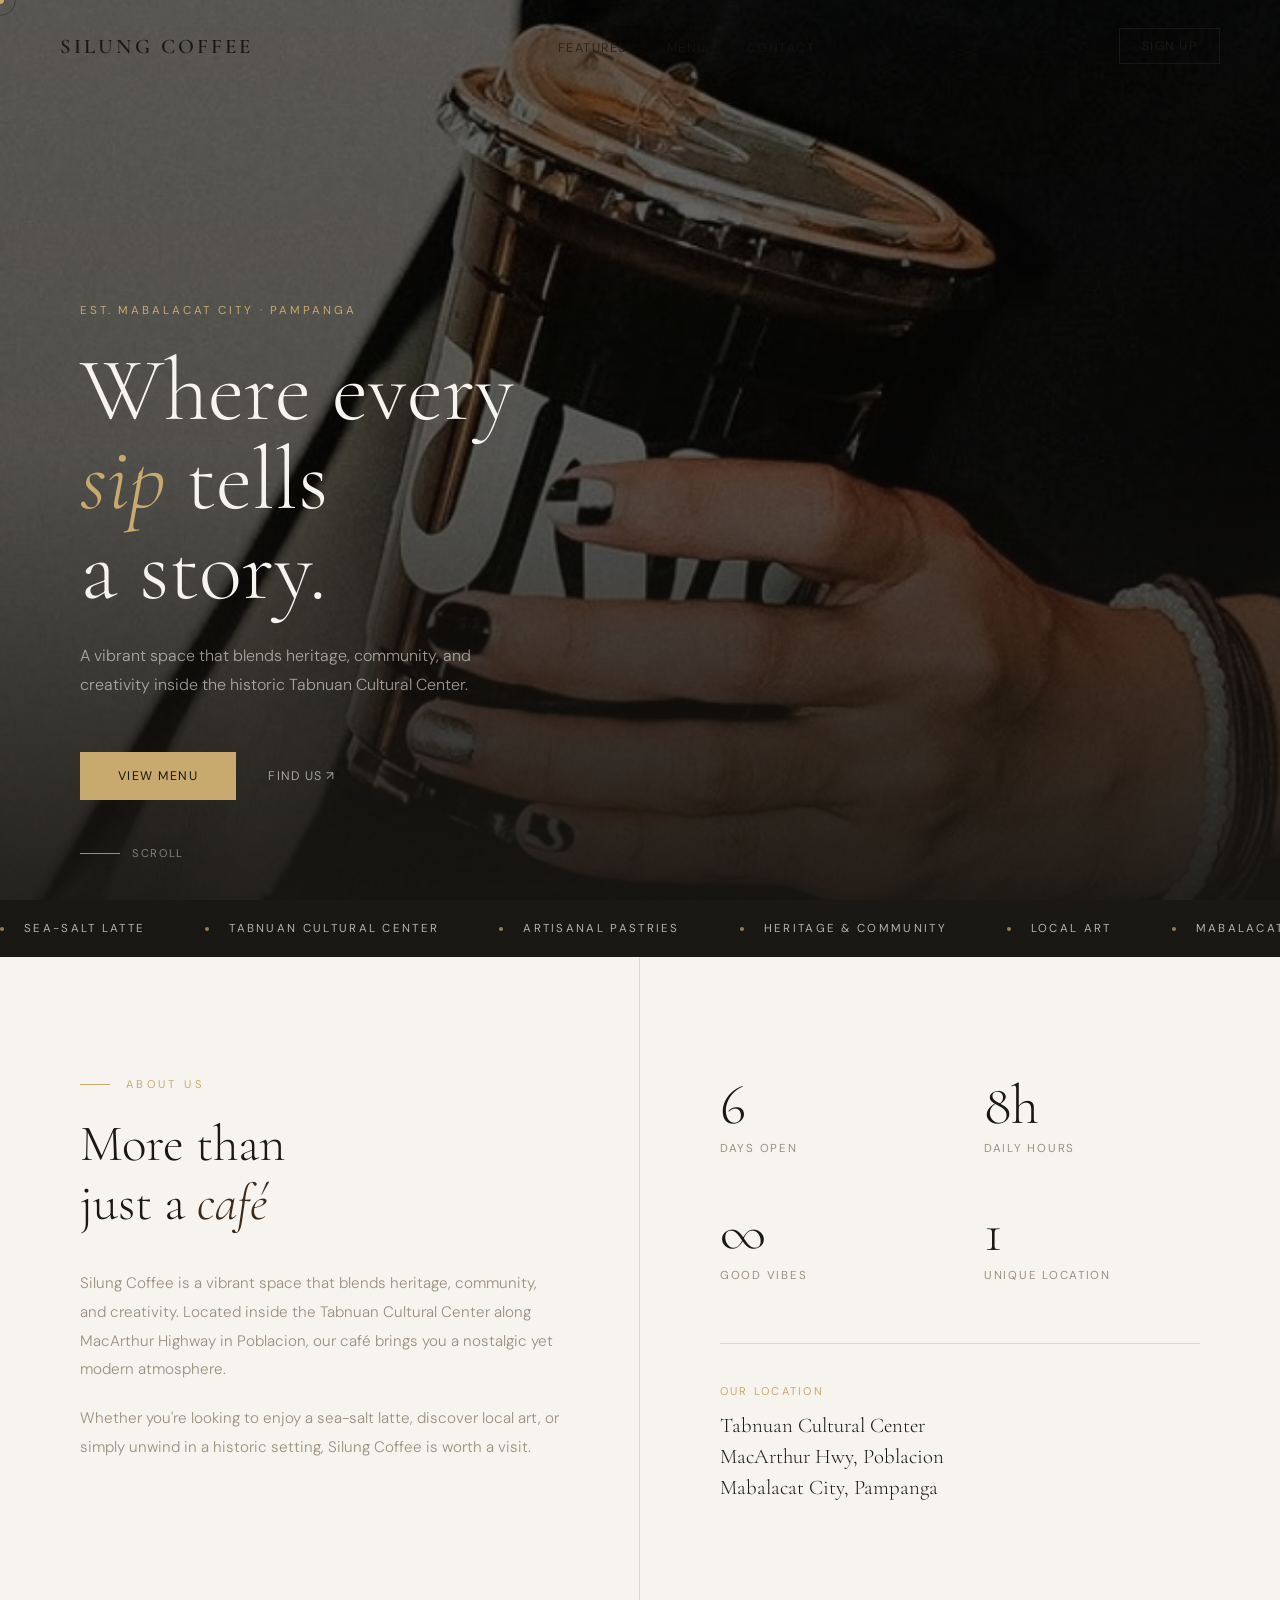
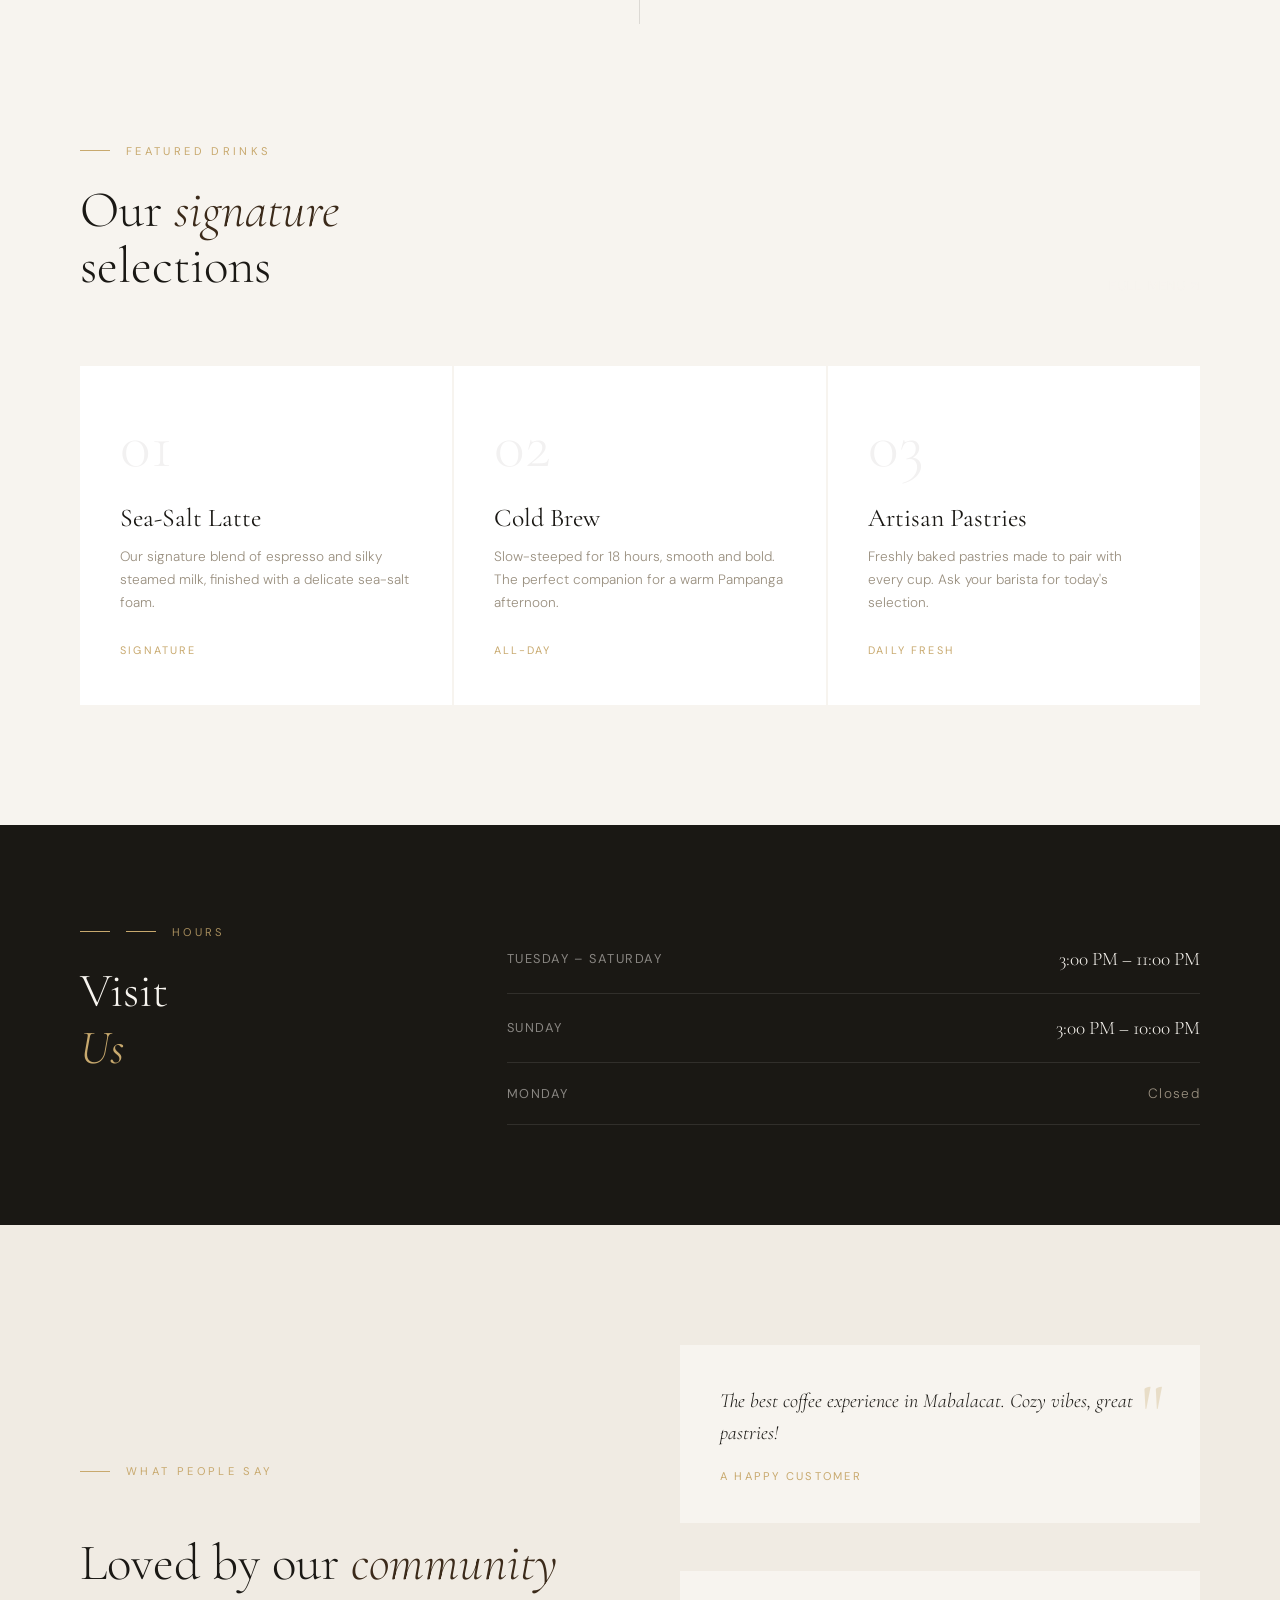
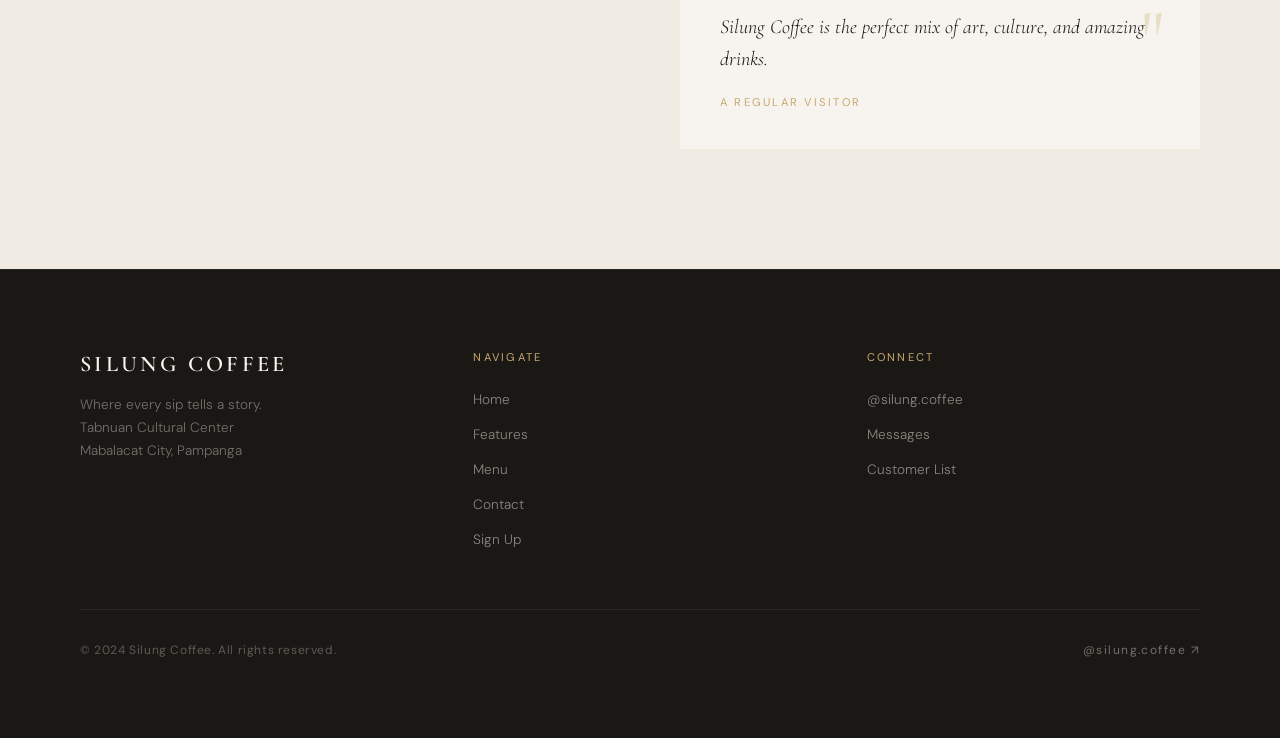
<file: index.html>
<!DOCTYPE html>
<html lang="en">
<head>
  <meta charset="UTF-8" />
  <meta name="viewport" content="width=device-width, initial-scale=1.0"/>
  <title>Silung Coffee</title>
  <link rel="preconnect" href="https://fonts.googleapis.com">
  <link rel="preconnect" href="https://fonts.gstatic.com" crossorigin>
  <link href="https://fonts.googleapis.com/css2?family=Cormorant+Garamond:ital,wght@0,300;0,400;0,600;1,300;1,400&family=DM+Sans:wght@300;400;500&display=swap" rel="stylesheet">
  <style>
    *, *::before, *::after { margin: 0; padding: 0; box-sizing: border-box; }

    :root {
      --cream: #F7F4EF;
      --ink: #1A1814;
      --espresso: #3B2A1A;
      --gold: #C8A96E;
      --muted: #9A9080;
      --line: rgba(26,24,20,0.12);
    }

    html { scroll-behavior: smooth; }

    body {
      font-family: 'DM Sans', sans-serif;
      background: var(--cream);
      color: var(--ink);
      overflow-x: hidden;
      cursor: none;
    }

    /* Custom cursor */
    .cursor {
      position: fixed;
      width: 8px; height: 8px;
      background: var(--gold);
      border-radius: 50%;
      pointer-events: none;
      z-index: 9999;
      transform: translate(-50%, -50%);
      transition: transform 0.1s ease;
    }
    .cursor-ring {
      position: fixed;
      width: 32px; height: 32px;
      border: 1px solid var(--ink);
      border-radius: 50%;
      pointer-events: none;
      z-index: 9998;
      transform: translate(-50%, -50%);
      transition: all 0.15s ease;
      opacity: 0.4;
    }

    /* NAV */
    nav {
      position: fixed;
      top: 0; left: 0; right: 0;
      z-index: 100;
      padding: 28px 60px;
      display: flex;
      align-items: center;
      justify-content: space-between;
      transition: background 0.4s ease, padding 0.4s ease;
    }
    nav.scrolled {
      background: rgba(247,244,239,0.95);
      backdrop-filter: blur(12px);
      padding: 18px 60px;
      border-bottom: 1px solid var(--line);
    }
    .nav-logo {
      font-family: 'Cormorant Garamond', serif;
      font-size: 1.3rem;
      font-weight: 600;
      letter-spacing: 0.15em;
      text-transform: uppercase;
      color: var(--ink);
      text-decoration: none;
    }
    .nav-links {
      display: flex;
      gap: 40px;
      list-style: none;
    }
    .nav-links a {
      font-size: 0.78rem;
      letter-spacing: 0.12em;
      text-transform: uppercase;
      color: var(--ink);
      text-decoration: none;
      font-weight: 400;
      position: relative;
      opacity: 0.7;
      transition: opacity 0.2s;
    }
    .nav-links a::after {
      content: '';
      position: absolute;
      bottom: -3px; left: 0;
      width: 0; height: 1px;
      background: var(--gold);
      transition: width 0.3s ease;
    }
    .nav-links a:hover { opacity: 1; }
    .nav-links a:hover::after { width: 100%; }
    .nav-cta {
      font-size: 0.78rem;
      letter-spacing: 0.1em;
      text-transform: uppercase;
      color: var(--ink);
      text-decoration: none;
      border: 1px solid var(--ink);
      padding: 9px 22px;
      transition: all 0.3s ease;
    }
    .nav-cta:hover {
      background: var(--ink);
      color: var(--cream);
    }

    /* HERO */
    .hero {
      min-height: 100vh;
      position: relative;
      overflow: hidden;
      display: flex;
      align-items: flex-end;
    }
    .hero-bg {
      position: absolute;
      inset: 0;
      background: url('img/coffee.jpeg') center center / cover no-repeat;
      filter: brightness(0.45);
      transform: scale(1.03);
      animation: heroZoom 8s ease forwards;
    }
    @keyframes heroZoom { from { transform: scale(1.06); } to { transform: scale(1); } }
    .hero-bg-fallback {
      position: absolute;
      inset: 0;
      background: linear-gradient(160deg, #3B2A1A 0%, #1A1814 100%);
    }
    .hero-left {
      position: relative;
      z-index: 2;
      display: flex;
      flex-direction: column;
      justify-content: flex-end;
      padding: 100px 80px;
      width: 100%;
    }
    .hero-tag {
      font-size: 0.72rem;
      letter-spacing: 0.25em;
      text-transform: uppercase;
      color: var(--gold);
      margin-bottom: 28px;
      opacity: 0;
      animation: fadeUp 0.8s ease 0.3s forwards;
    }
    .hero-title {
      font-family: 'Cormorant Garamond', serif;
      font-size: clamp(3.5rem, 7vw, 7.5rem);
      font-weight: 300;
      line-height: 1.0;
      color: #F7F4EF;
      margin-bottom: 28px;
      max-width: 800px;
      opacity: 0;
      animation: fadeUp 0.9s ease 0.5s forwards;
    }
    .hero-title em {
      font-style: italic;
      color: var(--gold);
    }
    .hero-sub {
      font-size: 1rem;
      line-height: 1.8;
      color: rgba(247,244,239,0.6);
      max-width: 440px;
      font-weight: 300;
      margin-bottom: 52px;
      opacity: 0;
      animation: fadeUp 0.9s ease 0.7s forwards;
    }
    .hero-actions {
      display: flex;
      align-items: center;
      gap: 32px;
      opacity: 0;
      animation: fadeUp 0.9s ease 0.9s forwards;
    }
    .btn-primary {
      background: var(--gold);
      color: var(--ink);
      text-decoration: none;
      font-size: 0.78rem;
      letter-spacing: 0.12em;
      text-transform: uppercase;
      padding: 16px 38px;
      display: inline-block;
      transition: all 0.3s ease;
      position: relative;
      overflow: hidden;
      font-family: 'DM Sans', sans-serif;
    }
    .btn-primary:hover { background: #F7F4EF; }
    .btn-link {
      font-size: 0.78rem;
      letter-spacing: 0.1em;
      text-transform: uppercase;
      color: rgba(247,244,239,0.6);
      text-decoration: none;
      transition: color 0.2s;
    }
    .btn-link:hover { color: #F7F4EF; }

    .scroll-hint {
      position: absolute;
      bottom: 40px;
      left: 80px;
      display: flex;
      align-items: center;
      gap: 12px;
      font-size: 0.7rem;
      letter-spacing: 0.15em;
      text-transform: uppercase;
      color: rgba(247,244,239,0.45);
      opacity: 0;
      animation: fadeIn 1s ease 1.4s forwards;
    }
    .scroll-line {
      width: 40px;
      height: 1px;
      background: var(--muted);
      position: relative;
      overflow: hidden;
    }
    .scroll-line::after {
      content: '';
      position: absolute;
      top: 0; left: -100%;
      width: 100%; height: 100%;
      background: var(--gold);
      animation: lineSlide 2s ease 1.5s infinite;
    }

    /* MARQUEE */
    .marquee-wrap {
      border-top: 1px solid var(--line);
      border-bottom: 1px solid var(--line);
      padding: 20px 0;
      overflow: hidden;
      background: var(--ink);
    }
    .marquee {
      display: flex;
      gap: 60px;
      animation: marquee 20s linear infinite;
      white-space: nowrap;
    }
    .marquee-item {
      display: flex;
      align-items: center;
      gap: 20px;
      font-size: 0.72rem;
      letter-spacing: 0.2em;
      text-transform: uppercase;
      color: var(--cream);
      opacity: 0.7;
    }
    .marquee-dot {
      width: 4px; height: 4px;
      background: var(--gold);
      border-radius: 50%;
      flex-shrink: 0;
    }

    /* ABOUT */
    .about {
      display: grid;
      grid-template-columns: 1fr 1fr;
      gap: 0;
    }
    .about-left {
      padding: 120px 80px;
      border-right: 1px solid var(--line);
    }
    .section-label {
      font-size: 0.7rem;
      letter-spacing: 0.3em;
      text-transform: uppercase;
      color: var(--gold);
      margin-bottom: 24px;
      display: flex;
      align-items: center;
      gap: 16px;
    }
    .section-label::before {
      content: '';
      width: 30px; height: 1px;
      background: var(--gold);
    }
    .about-heading {
      font-family: 'Cormorant Garamond', serif;
      font-size: clamp(2.5rem, 4vw, 3.8rem);
      font-weight: 300;
      line-height: 1.15;
      margin-bottom: 36px;
    }
    .about-heading em { font-style: italic; color: var(--espresso); }
    .about-text {
      font-size: 0.95rem;
      line-height: 1.9;
      color: var(--muted);
      font-weight: 300;
      margin-bottom: 20px;
    }
    .about-right {
      padding: 120px 80px;
      display: flex;
      flex-direction: column;
      justify-content: space-between;
    }
    .stat-grid {
      display: grid;
      grid-template-columns: 1fr 1fr;
      gap: 48px;
      margin-bottom: 60px;
    }
  
    .stat-num {
      font-family: 'Cormorant Garamond', serif;
      font-size: 3.5rem;
      font-weight: 300;
      color: var(--ink);
      line-height: 1;
      margin-bottom: 8px;
    }
    .stat-label {
      font-size: 0.72rem;
      letter-spacing: 0.15em;
      text-transform: uppercase;
      color: var(--muted);
    }
    .location-block {
      border-top: 1px solid var(--line);
      padding-top: 40px;
    }
    .location-label {
      font-size: 0.7rem;
      letter-spacing: 0.2em;
      text-transform: uppercase;
      color: var(--gold);
      margin-bottom: 12px;
    }
    .location-text {
      font-family: 'Cormorant Garamond', serif;
      font-size: 1.3rem;
      font-weight: 300;
      line-height: 1.5;
      color: var(--ink);
    }

    /* HOURS */
    .hours {
      background: var(--ink);
      padding: 100px 80px;
      display: grid;
      grid-template-columns: 1fr 2fr;
      gap: 80px;
      align-items: start;
    }
    
    .hours-heading {
      font-family: 'Cormorant Garamond', serif;
      font-size: 3rem;
      font-weight: 300;
      color: var(--cream);
      line-height: 1.2;
    }
    .hours-heading em { font-style: italic; color: var(--gold); }
    .hours-grid {
      display: grid;
      gap: 0;
    }
    .hours-row {
      display: flex;
      justify-content: space-between;
      align-items: center;
      padding: 22px 0;
      border-bottom: 1px solid rgba(247,244,239,0.1);
    }
    .hours-day {
      font-size: 0.8rem;
      letter-spacing: 0.12em;
      text-transform: uppercase;
      color: rgba(247,244,239,0.5);
    }
    .hours-time {
      font-family: 'Cormorant Garamond', serif;
      font-size: 1.2rem;
      font-weight: 300;
      color: var(--cream);
    }
    .hours-time.closed { color: var(--muted); font-size: 0.85rem; font-family: 'DM Sans', sans-serif; letter-spacing: 0.1em; }

    /* MENU PREVIEW */
    .menu-preview {
      padding: 120px 80px;
    }
    .menu-header {
      display: flex;
      align-items: flex-end;
      justify-content: space-between;
      margin-bottom: 72px;
    }
    .menu-heading {
      font-family: 'Cormorant Garamond', serif;
      font-size: clamp(2.5rem, 4vw, 3.5rem);
      font-weight: 300;
      line-height: 1.1;
    }
    .menu-heading em { font-style: italic; color: var(--espresso); }
    .menu-items {
      display: grid;
      grid-template-columns: repeat(3, 1fr);
      gap: 2px;
    }
    .menu-card {
      background: white;
      padding: 48px 40px;
      position: relative;
      overflow: hidden;
      transition: transform 0.4s ease;
    }
    .menu-card::before {
      content: '';
      position: absolute;
      bottom: 0; left: 0;
      width: 100%; height: 3px;
      background: var(--gold);
      transform: scaleX(0);
      transition: transform 0.4s ease;
      transform-origin: left;
    }
    .menu-card:hover { transform: translateY(-6px); }
    .menu-card:hover::before { transform: scaleX(1); }
    .menu-card-num {
      font-family: 'Cormorant Garamond', serif;
      font-size: 4rem;
      font-weight: 300;
      color: rgba(26,24,20,0.06);
      line-height: 1;
      margin-bottom: 24px;
    }
    .menu-card-name {
      font-family: 'Cormorant Garamond', serif;
      font-size: 1.6rem;
      font-weight: 400;
      margin-bottom: 12px;
      color: var(--ink);
    }
    .menu-card-desc {
      font-size: 0.85rem;
      line-height: 1.7;
      color: var(--muted);
      font-weight: 300;
      margin-bottom: 28px;
    }
    .menu-card-tag {
      font-size: 0.68rem;
      letter-spacing: 0.2em;
      text-transform: uppercase;
      color: var(--gold);
    }

    /* TESTIMONIALS */
    .testimonials {
      background: #F0EBE3;
      padding: 120px 80px;
      display: grid;
      grid-template-columns: 1fr 1fr;
      gap: 80px;
      align-items: center;
    }
    .test-left { 
      display: flex;
      flex-direction: column;
      gap: 32px;
    }
    .test-right {
      display: flex;
      flex-direction: column;
      gap: 48px;
    }
    .test-card {
      padding: 40px;
      background: var(--cream);
      position: relative;
      opacity: 0;
      transform: translateY(20px);
      transition: all 0.6s ease;
    }
    .test-card.visible { opacity: 1; transform: translateY(0); }
    .test-quote {
      font-family: 'Cormorant Garamond', serif;
      font-size: 1.25rem;
      font-weight: 300;
      font-style: italic;
      line-height: 1.6;
      color: var(--ink);
      margin-bottom: 20px;
    }
    .test-source {
      font-size: 0.7rem;
      letter-spacing: 0.2em;
      text-transform: uppercase;
      color: var(--gold);
    }
    .test-mark {
      position: absolute;
      top: 28px; right: 36px;
      font-family: 'Cormorant Garamond', serif;
      font-size: 5rem;
      line-height: 1;
      color: var(--gold);
      opacity: 0.3;
    }

    /* FOOTER */
    footer {
      background: var(--ink);
      padding: 80px;
      display: grid;
      grid-template-columns: 1fr 1fr 1fr;
      gap: 60px;
      align-items: start;
      border-top: 1px solid rgba(255,255,255,0.06);
    }
    .footer-brand {
      display: flex;
      flex-direction: column;
      align-items: flex-start;
    }
    .footer-logo {
      font-family: 'Cormorant Garamond', serif;
      font-size: 1.4rem;
      font-weight: 600;
      letter-spacing: 0.15em;
      text-transform: uppercase;
      color: var(--cream);
      margin-bottom: 16px;
    }
    .footer-tagline {
      font-size: 0.85rem;
      color: rgba(247,244,239,0.4);
      line-height: 1.7;
      font-weight: 300;
    }
    .footer-col-title {
      font-size: 0.7rem;
      letter-spacing: 0.2em;
      text-transform: uppercase;
      color: var(--gold);
      margin-bottom: 24px;
    }
    .footer-links {
      list-style: none;
      display: flex;
      flex-direction: column;
      gap: 14px;
    }
    .footer-links a {
      font-size: 0.85rem;
      color: rgba(247,244,239,0.5);
      text-decoration: none;
      transition: color 0.2s;
      font-weight: 300;
    }
    .footer-links a:hover { color: var(--cream); }
    .footer-bottom {
      grid-column: 1/-1;
      border-top: 1px solid rgba(247,244,239,0.08);
      padding-top: 32px;
      display: flex;
      justify-content: space-between;
      align-items: center;
    }
    .footer-copy {
      font-size: 0.75rem;
      color: rgba(247,244,239,0.3);
      letter-spacing: 0.05em;
    }
    .footer-ig {
      font-size: 0.75rem;
      letter-spacing: 0.12em;
      color: rgba(247,244,239,0.4);
      text-decoration: none;
      transition: color 0.2s;
    }
    .footer-ig:hover { color: var(--gold); }

    /* ANIMATIONS */
    @keyframes fadeUp {
      from { opacity: 0; transform: translateY(24px); }
      to { opacity: 1; transform: translateY(0); }
    }
    @keyframes fadeIn {
      from { opacity: 0; }
      to { opacity: 1; }
    }
    @keyframes marquee {
      from { transform: translateX(0); }
      to { transform: translateX(-50%); }
    }
    @keyframes lineSlide {
      0% { left: -100%; }
      100% { left: 100%; }
    }

    .reveal {
      opacity: 0;
      transform: translateY(30px);
      transition: opacity 0.8s ease, transform 0.8s ease;
    }
    .reveal.visible {
      opacity: 1;
      transform: translateY(0);
    }
    .reveal-delay-1 { transition-delay: 0.15s; }
    .reveal-delay-2 { transition-delay: 0.3s; }
    .reveal-delay-3 { transition-delay: 0.45s; }

    /* MOBILE */
    @media (max-width: 768px) {
      nav { padding: 20px 24px; }
      nav.scrolled { padding: 14px 24px; }
      .nav-links { display: none; }
      .hero-left { padding: 140px 24px 80px; }
      .about { grid-template-columns: 1fr; }
      .about-left, .about-right { padding: 80px 24px; }
      .about-left { border-right: none; border-bottom: 1px solid var(--line); }
      .hours { grid-template-columns: 1fr; padding: 80px 24px; gap: 40px; }
      .menu-preview { padding: 80px 24px; }
      .menu-items { grid-template-columns: 1fr; }
      .testimonials { grid-template-columns: 1fr; padding: 80px 24px; }
      footer { grid-template-columns: 1fr; padding: 60px 24px; }
      .scroll-hint { left: 24px; }
    }
  </style>
</head>
<body>

  <div class="cursor" id="cursor"></div>
  <div class="cursor-ring" id="cursorRing"></div>

  <!-- NAV -->
  <nav id="nav">
    <a href="index.html" class="nav-logo">Silung Coffee</a>
    <ul class="nav-links">
      <li><a href="feature.html">Features</a></li>
      <li><a href="product.html">Menu</a></li>
      <li><a href="contact.html">Contact</a></li>
    </ul>
    <a href="sign-up.html" class="nav-cta">Sign Up</a>
  </nav>

  <!-- HERO -->
  <section class="hero">
    <div class="hero-bg-fallback"></div>
    <div class="hero-bg"></div>
    <!-- gradient overlay for readability -->
    <div style="position:absolute;inset:0;z-index:1;background:linear-gradient(to top, rgba(26,24,20,0.85) 0%, rgba(26,24,20,0.2) 50%, rgba(26,24,20,0.1) 100%);"></div>
    <div class="hero-left">
      <p class="hero-tag">Est. Mabalacat City · Pampanga</p>
      <h1 class="hero-title">Where every<br/><em>sip</em> tells<br/>a story.</h1>
      <p class="hero-sub">A vibrant space that blends heritage, community, and creativity inside the historic Tabnuan Cultural Center.</p>
      <div class="hero-actions">
        <a href="product.html" class="btn-primary">View Menu</a>
        <a href="contact.html" class="btn-link">Find Us ↗</a>
      </div>
      <div class="scroll-hint">
        <div class="scroll-line"></div>
        Scroll
      </div>
    </div>
  </section>

  <!-- MARQUEE -->
  <div class="marquee-wrap">
    <div class="marquee" id="marquee">
      <span class="marquee-item"><span class="marquee-dot"></span>Sea-Salt Latte</span>
      <span class="marquee-item"><span class="marquee-dot"></span>Tabnuan Cultural Center</span>
      <span class="marquee-item"><span class="marquee-dot"></span>Artisanal Pastries</span>
      <span class="marquee-item"><span class="marquee-dot"></span>Heritage & Community</span>
      <span class="marquee-item"><span class="marquee-dot"></span>Local Art</span>
      <span class="marquee-item"><span class="marquee-dot"></span>Mabalacat City</span>
      <span class="marquee-item"><span class="marquee-dot"></span>Open Tue–Sun</span>
      <span class="marquee-item"><span class="marquee-dot"></span>Sea-Salt Latte</span>
      <span class="marquee-item"><span class="marquee-dot"></span>Tabnuan Cultural Center</span>
      <span class="marquee-item"><span class="marquee-dot"></span>Artisanal Pastries</span>
      <span class="marquee-item"><span class="marquee-dot"></span>Heritage & Community</span>
      <span class="marquee-item"><span class="marquee-dot"></span>Local Art</span>
      <span class="marquee-item"><span class="marquee-dot"></span>Mabalacat City</span>
      <span class="marquee-item"><span class="marquee-dot"></span>Open Tue–Sun</span>
    </div>
  </div>

  <!-- ABOUT -->
  <section class="about">
    <div class="about-left">
      <div class="section-label reveal">About Us</div>
      <h2 class="about-heading reveal reveal-delay-1">More than<br/>just a <em>café</em></h2>
      <p class="about-text reveal reveal-delay-2">Silung Coffee is a vibrant space that blends heritage, community, and creativity. Located inside the Tabnuan Cultural Center along MacArthur Highway in Poblacion, our café brings you a nostalgic yet modern atmosphere.</p>
      <p class="about-text reveal reveal-delay-3">Whether you're looking to enjoy a sea-salt latte, discover local art, or simply unwind in a historic setting, Silung Coffee is worth a visit.</p>
    </div>
    <div class="about-right">
      <div class="stat-grid">
        <div class="stat-item reveal">
          <div class="stat-num">6</div>
          <div class="stat-label">Days Open</div>
        </div>
        <div class="stat-item reveal reveal-delay-1">
          <div class="stat-num">8h</div>
          <div class="stat-label">Daily Hours</div>
        </div>
        <div class="stat-item reveal reveal-delay-2">
          <div class="stat-num">∞</div>
          <div class="stat-label">Good Vibes</div>
        </div>
        <div class="stat-item reveal reveal-delay-3">
          <div class="stat-num">1</div>
          <div class="stat-label">Unique Location</div>
        </div>
      </div>
      <div class="location-block reveal">
        <div class="location-label">Our Location</div>
        <div class="location-text">Tabnuan Cultural Center<br/>MacArthur Hwy, Poblacion<br/>Mabalacat City, Pampanga</div>
      </div>
    </div>
  </section>

  <!-- MENU PREVIEW -->
  <section class="menu-preview">
    <div class="menu-header">
      <div>
        <div class="section-label reveal">Featured Drinks</div>
        <h2 class="menu-heading reveal reveal-delay-1">Our <em>signature</em><br/>selections</h2>
      </div>
      <a href="product.html" class="btn-link reveal">Full Menu ↗</a>
    </div>
    <div class="menu-items">
      <div class="menu-card reveal">
        <div class="menu-card-num">01</div>
        <div class="menu-card-name">Sea-Salt Latte</div>
        <div class="menu-card-desc">Our signature blend of espresso and silky steamed milk, finished with a delicate sea-salt foam.</div>
        <div class="menu-card-tag">Signature</div>
      </div>
      <div class="menu-card reveal reveal-delay-1">
        <div class="menu-card-num">02</div>
        <div class="menu-card-name">Cold Brew</div>
        <div class="menu-card-desc">Slow-steeped for 18 hours, smooth and bold. The perfect companion for a warm Pampanga afternoon.</div>
        <div class="menu-card-tag">All-day</div>
      </div>
      <div class="menu-card reveal reveal-delay-2">
        <div class="menu-card-num">03</div>
        <div class="menu-card-name">Artisan Pastries</div>
        <div class="menu-card-desc">Freshly baked pastries made to pair with every cup. Ask your barista for today's selection.</div>
        <div class="menu-card-tag">Daily Fresh</div>
      </div>
    </div>
  </section>

  <!-- HOURS -->
  <section class="hours">
    <div class="hours-left">
      <div class="section-label" style="color:rgba(200,169,110,0.8); margin-bottom:24px;">
        <span style="display:flex;align-items:center;gap:16px;"><span style="width:30px;height:1px;background:var(--gold);display:inline-block;"></span>Hours</span>
      </div>
      <h2 class="hours-heading reveal">Visit<br/><em>Us</em></h2>
    </div>
    <div class="hours-grid reveal">
      <div class="hours-row">
        <span class="hours-day">Tuesday – Saturday</span>
        <span class="hours-time">3:00 PM – 11:00 PM</span>
      </div>
      <div class="hours-row">
        <span class="hours-day">Sunday</span>
        <span class="hours-time">3:00 PM – 10:00 PM</span>
      </div>
      <div class="hours-row">
        <span class="hours-day">Monday</span>
        <span class="hours-time closed">Closed</span>
      </div>
    </div>
  </section>

  <!-- TESTIMONIALS -->
  <section class="testimonials">
    <div class="test-left">
      <div class="section-label reveal">What People Say</div>
      <h2 class="about-heading reveal reveal-delay-1">Loved by our <em>community</em></h2>
    </div>
    <div class="test-right">
      <div class="test-card reveal">
        <div class="test-mark">"</div>
        <p class="test-quote">The best coffee experience in Mabalacat. Cozy vibes, great pastries!</p>
        <div class="test-source">A Happy Customer</div>
      </div>
      <div class="test-card reveal reveal-delay-1">
        <div class="test-mark">"</div>
        <p class="test-quote">Silung Coffee is the perfect mix of art, culture, and amazing drinks.</p>
        <div class="test-source">A Regular Visitor</div>
      </div>
    </div>
  </section>

  <!-- FOOTER -->
  <footer>
    <div class="footer-brand">
      <div class="footer-logo">Silung Coffee</div>
      <p class="footer-tagline">Where every sip tells a story.<br/>Tabnuan Cultural Center<br/>Mabalacat City, Pampanga</p>
    </div>
    <div>
      <div class="footer-col-title">Navigate</div>
      <ul class="footer-links">
        <li><a href="index.html">Home</a></li>
        <li><a href="feature.html">Features</a></li>
        <li><a href="product.html">Menu</a></li>
        <li><a href="contact.html">Contact</a></li>
        <li><a href="sign-up.html">Sign Up</a></li>
      </ul>
    </div>
    <div>
      <div class="footer-col-title">Connect</div>
      <ul class="footer-links">
        <li><a href="#">@silung.coffee</a></li>
        <li><a href="customer_messages.html">Messages</a></li>
        <li><a href="customer_list.html">Customer List</a></li>
      </ul>
    </div>
    <div class="footer-bottom">
      <span class="footer-copy">© 2024 Silung Coffee. All rights reserved.</span>
      <a href="#" class="footer-ig">@silung.coffee ↗</a>
    </div>
  </footer>

  <script>
    // Custom cursor
    const cursor = document.getElementById('cursor');
    const ring = document.getElementById('cursorRing');
    let mx = 0, my = 0, rx = 0, ry = 0;

    document.addEventListener('mousemove', e => {
      mx = e.clientX; my = e.clientY;
      cursor.style.left = mx + 'px';
      cursor.style.top = my + 'px';
    });

    function animateRing() {
      rx += (mx - rx) * 0.12;
      ry += (my - ry) * 0.12;
      ring.style.left = rx + 'px';
      ring.style.top = ry + 'px';
      requestAnimationFrame(animateRing);
    }
    animateRing();

    document.querySelectorAll('a, button').forEach(el => {
      el.addEventListener('mouseenter', () => {
        cursor.style.transform = 'translate(-50%, -50%) scale(2)';
        ring.style.transform = 'translate(-50%, -50%) scale(1.5)';
        ring.style.opacity = '0.8';
      });
      el.addEventListener('mouseleave', () => {
        cursor.style.transform = 'translate(-50%, -50%) scale(1)';
        ring.style.transform = 'translate(-50%, -50%) scale(1)';
        ring.style.opacity = '0.4';
      });
    });

    // Scroll nav
    const nav = document.getElementById('nav');
    window.addEventListener('scroll', () => {
      nav.classList.toggle('scrolled', window.scrollY > 40);
    });

    // Reveal on scroll
    const reveals = document.querySelectorAll('.reveal');
    const observer = new IntersectionObserver(entries => {
      entries.forEach(e => {
        if (e.isIntersecting) {
          e.target.classList.add('visible');
        }
      });
    }, { threshold: 0.15 });
    reveals.forEach(el => observer.observe(el));

    // Testimonial observer
    document.querySelectorAll('.test-card').forEach((card, i) => {
      card.style.transitionDelay = (i * 0.15) + 's';
      observer.observe(card);
    });
  </script>
</body>
</html>
</file>
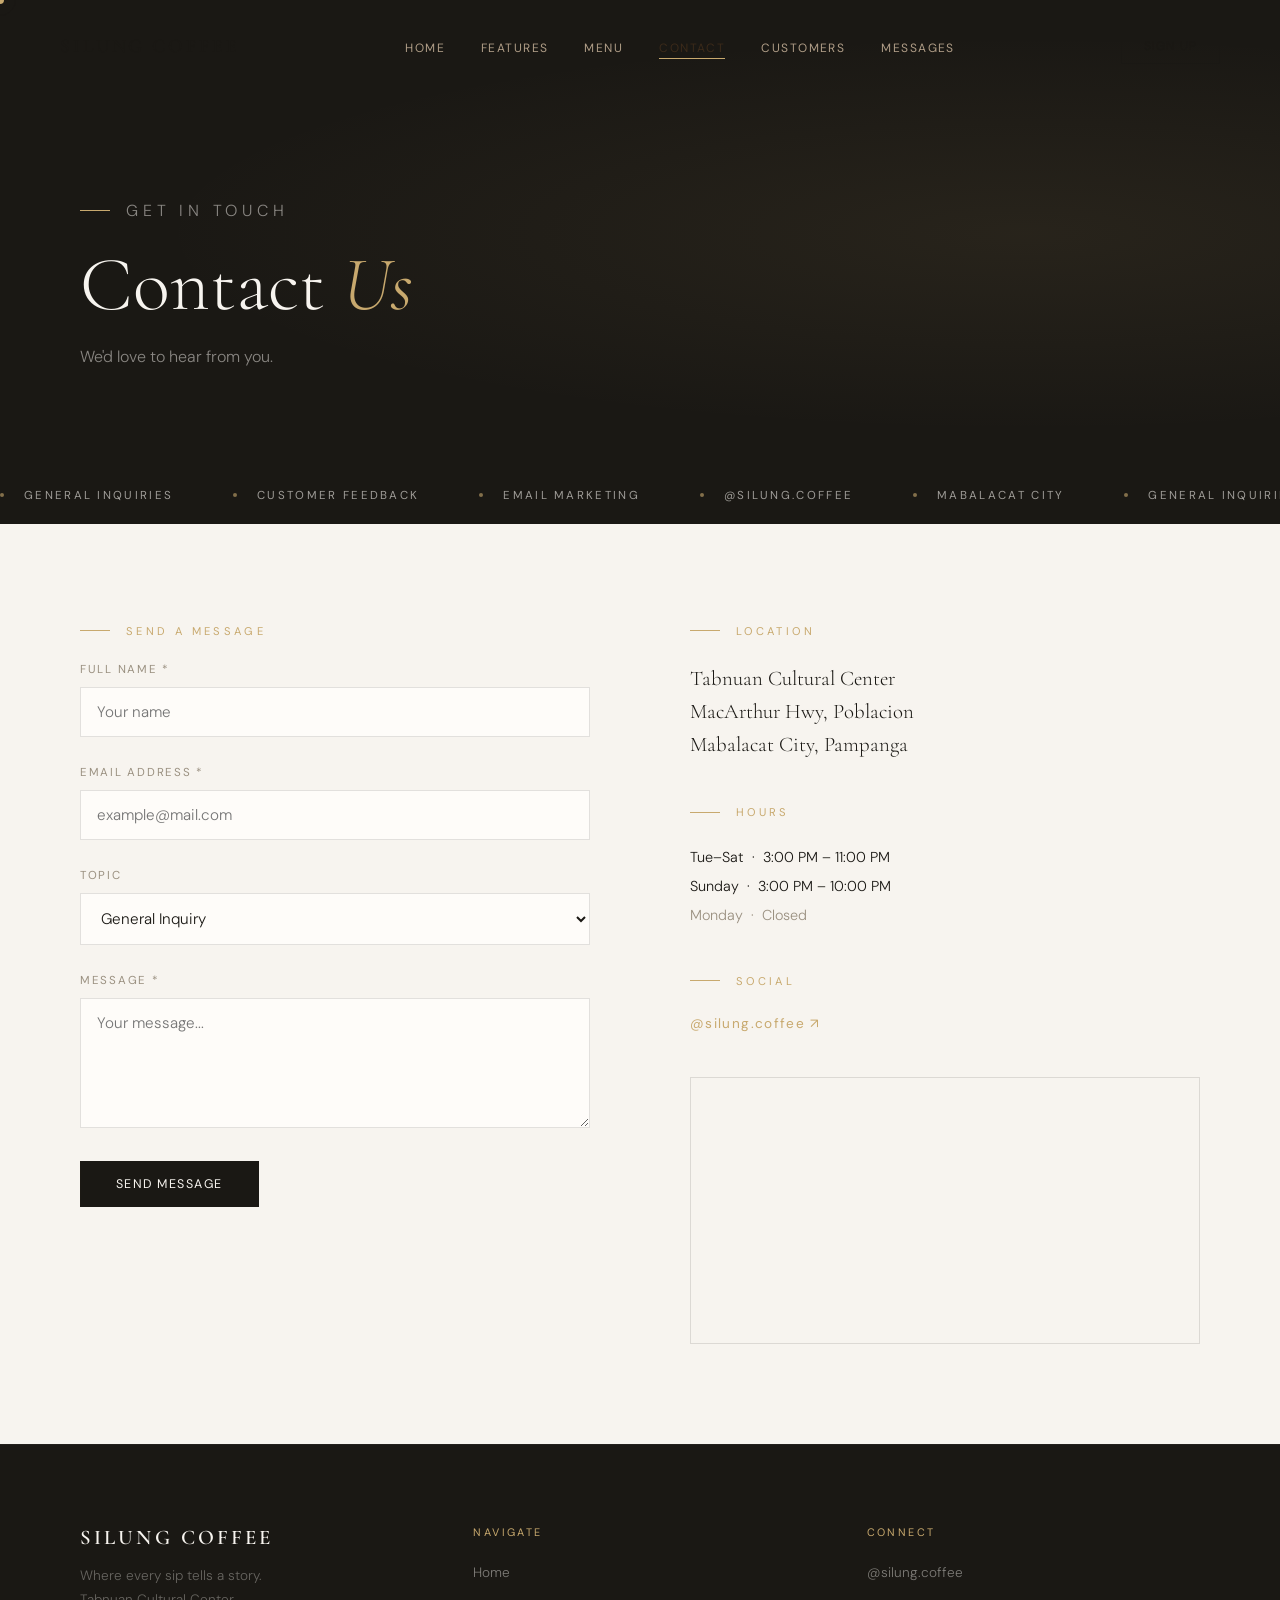
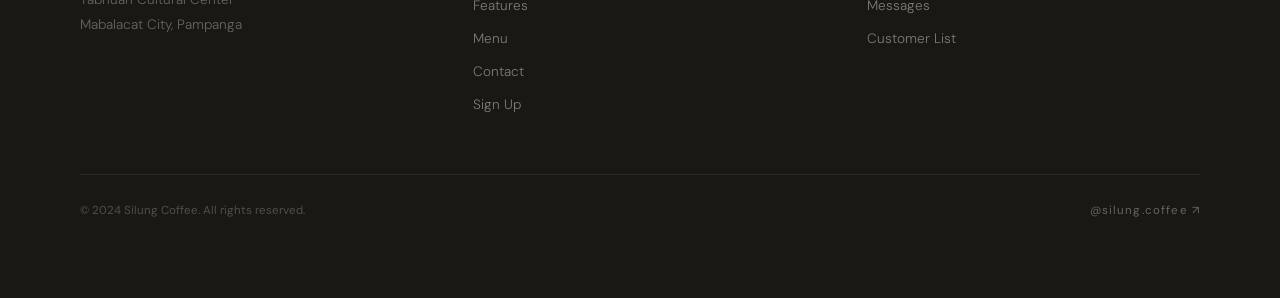
<file: contact.html>
<!DOCTYPE html>
<html lang="en">
<head>
  <meta charset="UTF-8"/>
  <meta name="viewport" content="width=device-width, initial-scale=1.0"/>
  <title>Contact — Silung Coffee</title>
  <link rel="stylesheet" href="style.css"/>
</head>
<body>
<div class="cursor" id="cursor"></div>
<div class="cursor-ring" id="cursorRing"></div>

<nav id="nav">
  <a href="index.html" class="nav-logo">Silung Coffee</a>
  <button class="hamburger" id="burger">☰</button>
  <ul class="nav-links" id="navLinks">
    <li><a href="index.html">Home</a></li>
    <li><a href="feature.html">Features</a></li>
    <li><a href="product.html">Menu</a></li>
    <li><a href="contact.html" class="active">Contact</a></li>
    <li><a href="customer_list.html">Customers</a></li>
    <li><a href="customer_messages.html">Messages</a></li>
  </ul>
  <a href="sign-up.html" class="nav-cta">Sign Up</a>
</nav>

<div class="page-hero">
  <p class="page-hero-label">Get In Touch</p>
  <h1>Contact <em>Us</em></h1>
  <p>We'd love to hear from you.</p>
</div>

<div class="marquee-wrap">
  <div class="marquee">
    <span class="marquee-item"><span class="marquee-dot"></span>General Inquiries</span>
    <span class="marquee-item"><span class="marquee-dot"></span>Customer Feedback</span>
    <span class="marquee-item"><span class="marquee-dot"></span>Email Marketing</span>
    <span class="marquee-item"><span class="marquee-dot"></span>@silung.coffee</span>
    <span class="marquee-item"><span class="marquee-dot"></span>Mabalacat City</span>
    <span class="marquee-item"><span class="marquee-dot"></span>General Inquiries</span>
    <span class="marquee-item"><span class="marquee-dot"></span>Customer Feedback</span>
    <span class="marquee-item"><span class="marquee-dot"></span>Email Marketing</span>
    <span class="marquee-item"><span class="marquee-dot"></span>@silung.coffee</span>
    <span class="marquee-item"><span class="marquee-dot"></span>Mabalacat City</span>
  </div>
</div>

<section class="contact-body">
  <div class="contact-grid">
    <div class="contact-form-wrap reveal">
      <div class="section-label">Send a Message</div>
      <form id="contactForm" novalidate>
        <div class="form-field">
          <label for="name">Full Name *</label>
          <input type="text" id="name" name="name" required placeholder="Your name">
        </div>
        <div class="form-field">
          <label for="email">Email Address *</label>
          <input type="email" id="email" name="email" required placeholder="example@mail.com">
        </div>
        <div class="form-field">
          <label for="marketingType">Topic</label>
          <select id="marketingType" name="marketingType">
            <option value="General Inquiry">General Inquiry</option>
            <option value="Customer Feedback">Customer Feedback</option>
            <option value="Email Marketing">Email Marketing</option>
            <option value="Social Media Marketing">Social Media Marketing</option>
          </select>
        </div>
        <div class="form-field">
          <label for="message">Message *</label>
          <textarea id="message" name="message" rows="5" required placeholder="Your message..."></textarea>
        </div>
        <button type="submit" class="btn-primary">Send Message</button>
      </form>
    </div>

    <aside class="contact-aside reveal reveal-delay-1">
      <div class="aside-block">
        <div class="section-label">Location</div>
        <p class="aside-serif">Tabnuan Cultural Center<br/>MacArthur Hwy, Poblacion<br/>Mabalacat City, Pampanga</p>
      </div>
      <div class="aside-block">
        <div class="section-label">Hours</div>
        <p class="aside-small">Tue–Sat &nbsp;· &nbsp;3:00 PM – 11:00 PM</p>
        <p class="aside-small">Sunday &nbsp;· &nbsp;3:00 PM – 10:00 PM</p>
        <p class="aside-small muted">Monday &nbsp;· &nbsp;Closed</p>
      </div>
      <div class="aside-block">
        <div class="section-label">Social</div>
        <a href="#" class="aside-link">@silung.coffee ↗</a>
      </div>
      <div class="map-wrap">
        <iframe
          src="https://www.google.com/maps/embed?pb=!1m18!1m12!1m3!1d3849.7725750328505!2d120.57321379999999!3d15.2256073!2m3!1f0!2f0!3f0!3m2!1i1024!2i768!4f13.1!3m3!1m2!1s0x3396ed004be7b937%3A0xc35f27c9da38e589!2sSilung%20Coffee!5e0!3m2!1sen!2sph!4v1760877427893!5m2!1sen!2sph"
          width="100%" height="260" style="border:0;" allowfullscreen="" loading="lazy" referrerpolicy="no-referrer-when-downgrade">
        </iframe>
      </div>
    </aside>
  </div>
</section>

<div id="message-container"></div>

<footer>
  <div>
    <div class="footer-logo">Silung Coffee</div>
    <p class="footer-tagline">Where every sip tells a story.<br/>Tabnuan Cultural Center<br/>Mabalacat City, Pampanga</p>
  </div>
  <div>
    <div class="footer-col-title">Navigate</div>
    <ul class="footer-links">
      <li><a href="index.html">Home</a></li>
      <li><a href="feature.html">Features</a></li>
      <li><a href="product.html">Menu</a></li>
      <li><a href="contact.html">Contact</a></li>
      <li><a href="sign-up.html">Sign Up</a></li>
    </ul>
  </div>
  <div>
    <div class="footer-col-title">Connect</div>
    <ul class="footer-links">
      <li><a href="#">@silung.coffee</a></li>
      <li><a href="customer_messages.html">Messages</a></li>
      <li><a href="customer_list.html">Customer List</a></li>
    </ul>
  </div>
  <div class="footer-bottom">
    <span class="footer-copy">© 2024 Silung Coffee. All rights reserved.</span>
    <a href="#" class="footer-ig">@silung.coffee ↗</a>
  </div>
</footer>

<style>
  body { cursor: none; }
  .contact-body { padding: 100px 80px; }
  .contact-grid { display: grid; grid-template-columns: 1fr 1fr; gap: 100px; align-items: start; }
  .aside-block { margin-bottom: 44px; }
  .aside-serif { font-family: 'Cormorant Garamond', serif; font-size: 1.3rem; font-weight: 300; line-height: 1.6; color: var(--ink); margin-top: 4px; }
  .aside-small { font-size: 0.9rem; font-weight: 300; color: var(--ink); line-height: 2; }
  .aside-small.muted { color: var(--muted); }
  .aside-link { font-size: 0.85rem; letter-spacing: 0.1em; color: var(--gold); text-decoration: none; transition: opacity 0.2s; }
  .aside-link:hover { opacity: 0.7; }
  .map-wrap { margin-top: 8px; border: 1px solid var(--line); overflow: hidden; }
  @media (max-width: 900px) {
    .contact-body { padding: 60px 24px; }
    .contact-grid { grid-template-columns: 1fr; gap: 60px; }
  }
</style>

<script src="shared.js"></script>
<script>
  document.getElementById('contactForm').addEventListener('submit', function(e) {
    e.preventDefault();
    const f = this;
    if (!f.name.value || !f.email.value || !f.message.value) {
      showMsg('Please fill in all required fields.', 'error'); return;
    }
    const data = { id: Date.now(), name: f.name.value, email: f.email.value, message: f.message.value, date: new Date().toISOString().slice(0,10), status: 'New' };
    let msgs = JSON.parse(localStorage.getItem('submittedMessagesData')) || [];
    msgs.push(data);
    localStorage.setItem('submittedMessagesData', JSON.stringify(msgs));
    showMsg(`Thank you, ${f.name.value}! Your message has been received.`, 'success');
    const type = f.marketingType.value;
    if (type === 'Email Marketing' || type === 'Social Media Marketing') {
      setTimeout(() => { window.location.href = type === 'Email Marketing' ? 'customer_list.html' : 'customer_messages.html'; }, 1500);
    }
    f.reset();
  });
</script>
</body>
</html>
</file>
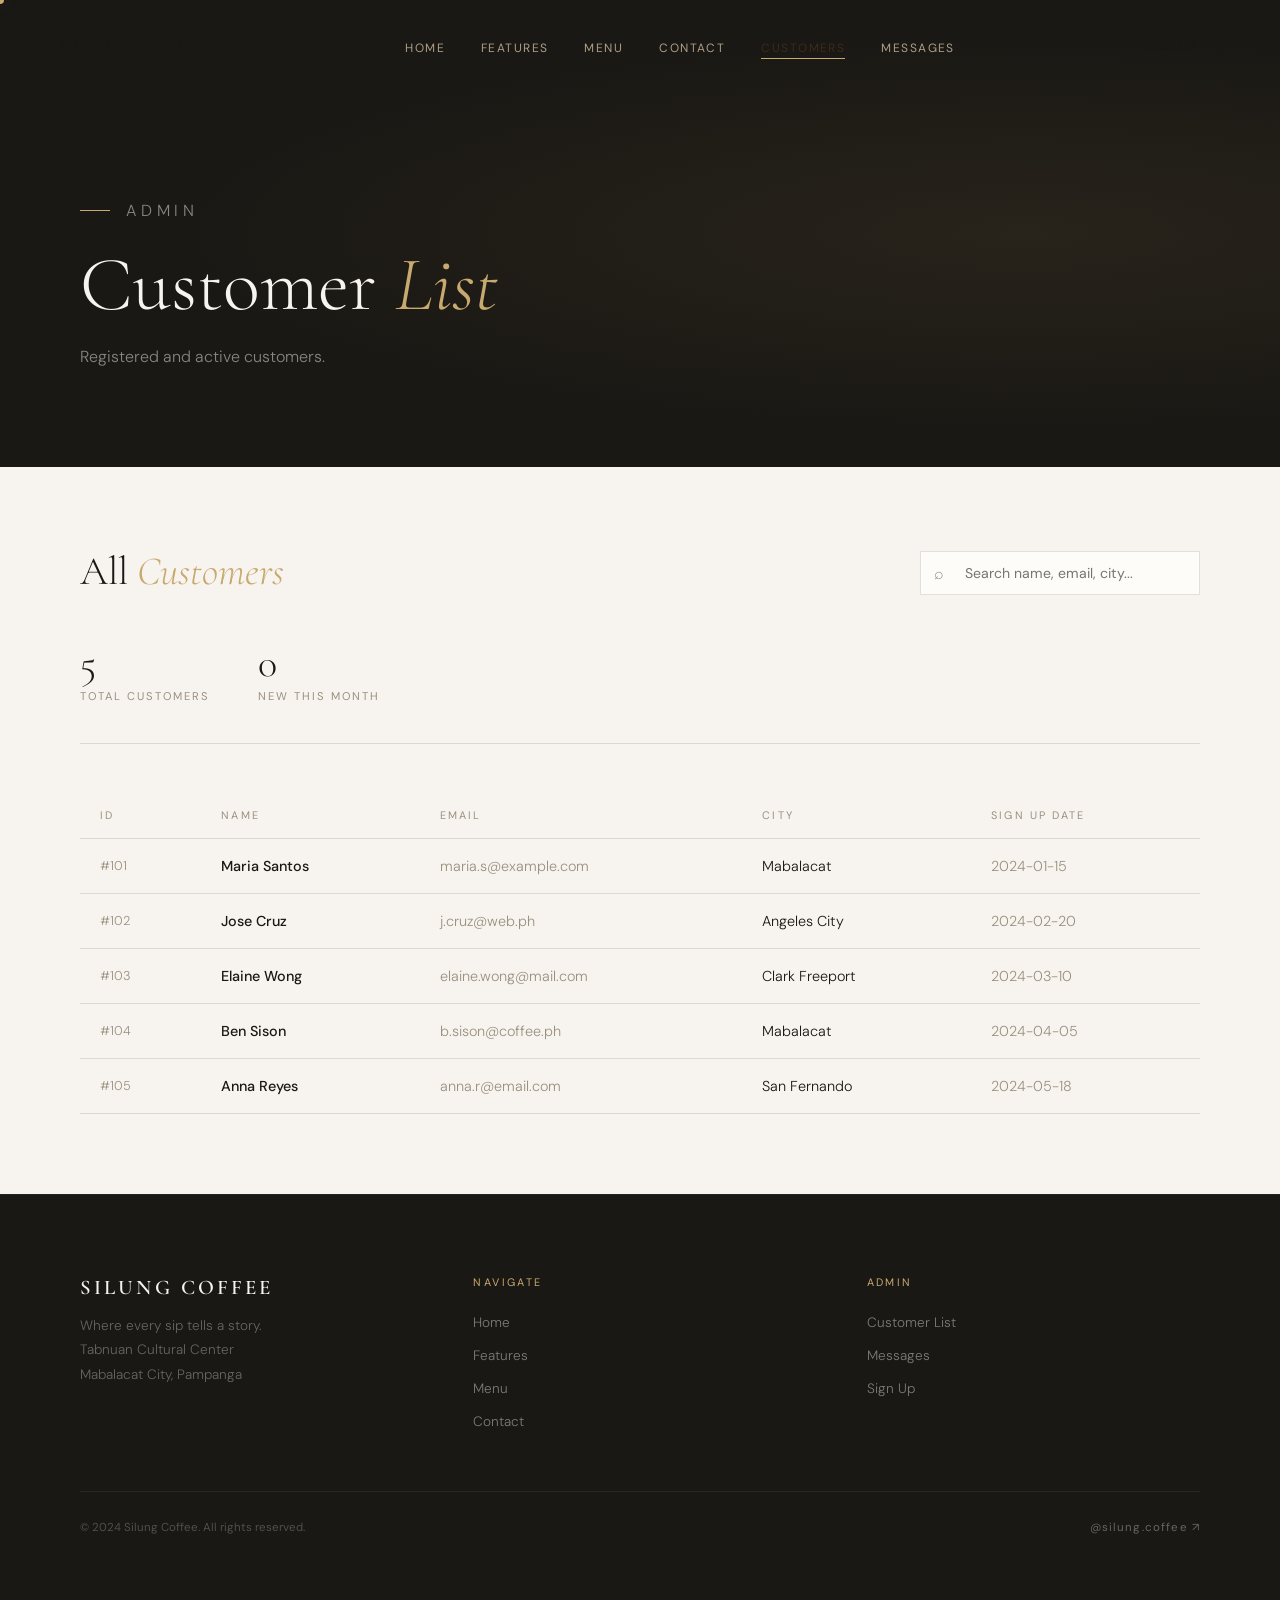
<file: customer_list.html>
<!DOCTYPE html>
<html lang="en">
<head>
  <meta charset="UTF-8"/>
  <meta name="viewport" content="width=device-width, initial-scale=1.0"/>
  <title>Customer List — Silung Coffee</title>
  <link rel="stylesheet" href="style.css"/>
  <style>
    body { cursor: none; }
    .data-body { padding: 80px; }
    .data-header { display: flex; align-items: flex-end; justify-content: space-between; margin-bottom: 48px; flex-wrap: wrap; gap: 24px; }
    .data-heading { font-family: 'Cormorant Garamond', serif; font-size: 2.5rem; font-weight: 300; }
    .data-heading em { font-style: italic; color: var(--gold); }
    .search-wrap { position: relative; }
    .search-wrap input { padding: 12px 20px 12px 44px; background: var(--white); border: 1px solid var(--line); font-family: 'DM Sans', sans-serif; font-size: 0.88rem; outline: none; transition: border-color 0.3s; min-width: 280px; border-radius: 0; }
    .search-wrap input:focus { border-color: var(--gold); }
    .search-icon { position: absolute; left: 14px; top: 50%; transform: translateY(-50%); color: var(--muted); }
    .data-stats { display: flex; gap: 48px; margin-bottom: 48px; padding-bottom: 40px; border-bottom: 1px solid var(--line); }
    .stat { }
    .stat-n { font-family: 'Cormorant Garamond', serif; font-size: 2.5rem; font-weight: 300; line-height: 1; }
    .stat-l { font-size: 0.7rem; letter-spacing: 0.18em; text-transform: uppercase; color: var(--muted); margin-top: 6px; }
    @media (max-width: 900px) { .data-body { padding: 60px 24px; } .data-header { flex-direction: column; align-items: flex-start; } .search-wrap input { min-width: 100%; width: 100%; } }
  </style>
</head>
<body>
<div class="cursor" id="cursor"></div>
<div class="cursor-ring" id="cursorRing"></div>

<nav id="nav">
  <a href="index.html" class="nav-logo">Silung Coffee</a>
  <button class="hamburger" id="burger">☰</button>
  <ul class="nav-links" id="navLinks">
    <li><a href="index.html">Home</a></li>
    <li><a href="feature.html">Features</a></li>
    <li><a href="product.html">Menu</a></li>
    <li><a href="contact.html">Contact</a></li>
    <li><a href="customer_list.html" class="active">Customers</a></li>
    <li><a href="customer_messages.html">Messages</a></li>
  </ul>
  <a href="sign-up.html" class="nav-cta">Sign Up</a>
</nav>

<div class="page-hero">
  <p class="page-hero-label">Admin</p>
  <h1>Customer <em>List</em></h1>
  <p>Registered and active customers.</p>
</div>

<div class="data-body">
  <div class="data-header reveal">
    <div>
      <h2 class="data-heading">All <em>Customers</em></h2>
    </div>
    <div class="search-wrap">
      <span class="search-icon">⌕</span>
      <input type="text" id="search-input" placeholder="Search name, email, city...">
    </div>
  </div>

  <div class="data-stats reveal reveal-delay-1">
    <div class="stat">
      <div class="stat-n" id="total-count">—</div>
      <div class="stat-l">Total Customers</div>
    </div>
    <div class="stat">
      <div class="stat-n" id="new-count">—</div>
      <div class="stat-l">New This Month</div>
    </div>
  </div>

  <div class="data-table-wrap reveal reveal-delay-2">
    <table class="data-table">
      <thead>
        <tr>
          <th>ID</th>
          <th>Name</th>
          <th>Email</th>
          <th>City</th>
          <th>Sign Up Date</th>
        </tr>
      </thead>
      <tbody id="customer-data-body"></tbody>
    </table>
  </div>
</div>

<footer>
  <div>
    <div class="footer-logo">Silung Coffee</div>
    <p class="footer-tagline">Where every sip tells a story.<br/>Tabnuan Cultural Center<br/>Mabalacat City, Pampanga</p>
  </div>
  <div>
    <div class="footer-col-title">Navigate</div>
    <ul class="footer-links">
      <li><a href="index.html">Home</a></li>
      <li><a href="feature.html">Features</a></li>
      <li><a href="product.html">Menu</a></li>
      <li><a href="contact.html">Contact</a></li>
    </ul>
  </div>
  <div>
    <div class="footer-col-title">Admin</div>
    <ul class="footer-links">
      <li><a href="customer_list.html">Customer List</a></li>
      <li><a href="customer_messages.html">Messages</a></li>
      <li><a href="sign-up.html">Sign Up</a></li>
    </ul>
  </div>
  <div class="footer-bottom">
    <span class="footer-copy">© 2024 Silung Coffee. All rights reserved.</span>
    <a href="#" class="footer-ig">@silung.coffee ↗</a>
  </div>
</footer>

<script src="shared.js"></script>
<script>
const mockCustomerData = [
  { id: 101, name: "Maria Santos", email: "maria.s@example.com", city: "Mabalacat", signupDate: "2024-01-15" },
  { id: 102, name: "Jose Cruz", email: "j.cruz@web.ph", city: "Angeles City", signupDate: "2024-02-20" },
  { id: 103, name: "Elaine Wong", email: "elaine.wong@mail.com", city: "Clark Freeport", signupDate: "2024-03-10" },
  { id: 104, name: "Ben Sison", email: "b.sison@coffee.ph", city: "Mabalacat", signupDate: "2024-04-05" },
  { id: 105, name: "Anna Reyes", email: "anna.r@email.com", city: "San Fernando", signupDate: "2024-05-18" }
];

function loadAll() {
  const extra = JSON.parse(localStorage.getItem('submittedCustomers')) || [];
  const all = [...mockCustomerData];
  extra.forEach(c => { if (!all.some(x => x.id === c.id)) all.push(c); });
  return all;
}

function render(data) {
  const tbody = document.getElementById('customer-data-body');
  tbody.innerHTML = data.length ? data.map(c => `<tr>
    <td style="color:var(--muted);font-size:0.8rem">#${c.id}</td>
    <td><strong style="font-weight:500">${c.name}</strong></td>
    <td style="color:var(--muted)">${c.email}</td>
    <td>${c.city}</td>
    <td style="color:var(--muted)">${c.signupDate}</td>
  </tr>`).join('') : '<tr><td colspan="5" style="text-align:center;color:var(--muted);padding:40px">No customers found.</td></tr>';
}

const all = loadAll();
render(all);
document.getElementById('total-count').textContent = all.length;
const thisMonth = new Date().toISOString().slice(0,7);
document.getElementById('new-count').textContent = all.filter(c => c.signupDate && c.signupDate.startsWith(thisMonth)).length;

document.getElementById('search-input').addEventListener('keyup', function() {
  const q = this.value.toLowerCase();
  const data = loadAll();
  render(q ? data.filter(c => c.name.toLowerCase().includes(q) || c.email.toLowerCase().includes(q) || c.city.toLowerCase().includes(q)) : data);
});
</script>
</body>
</html>
</file>
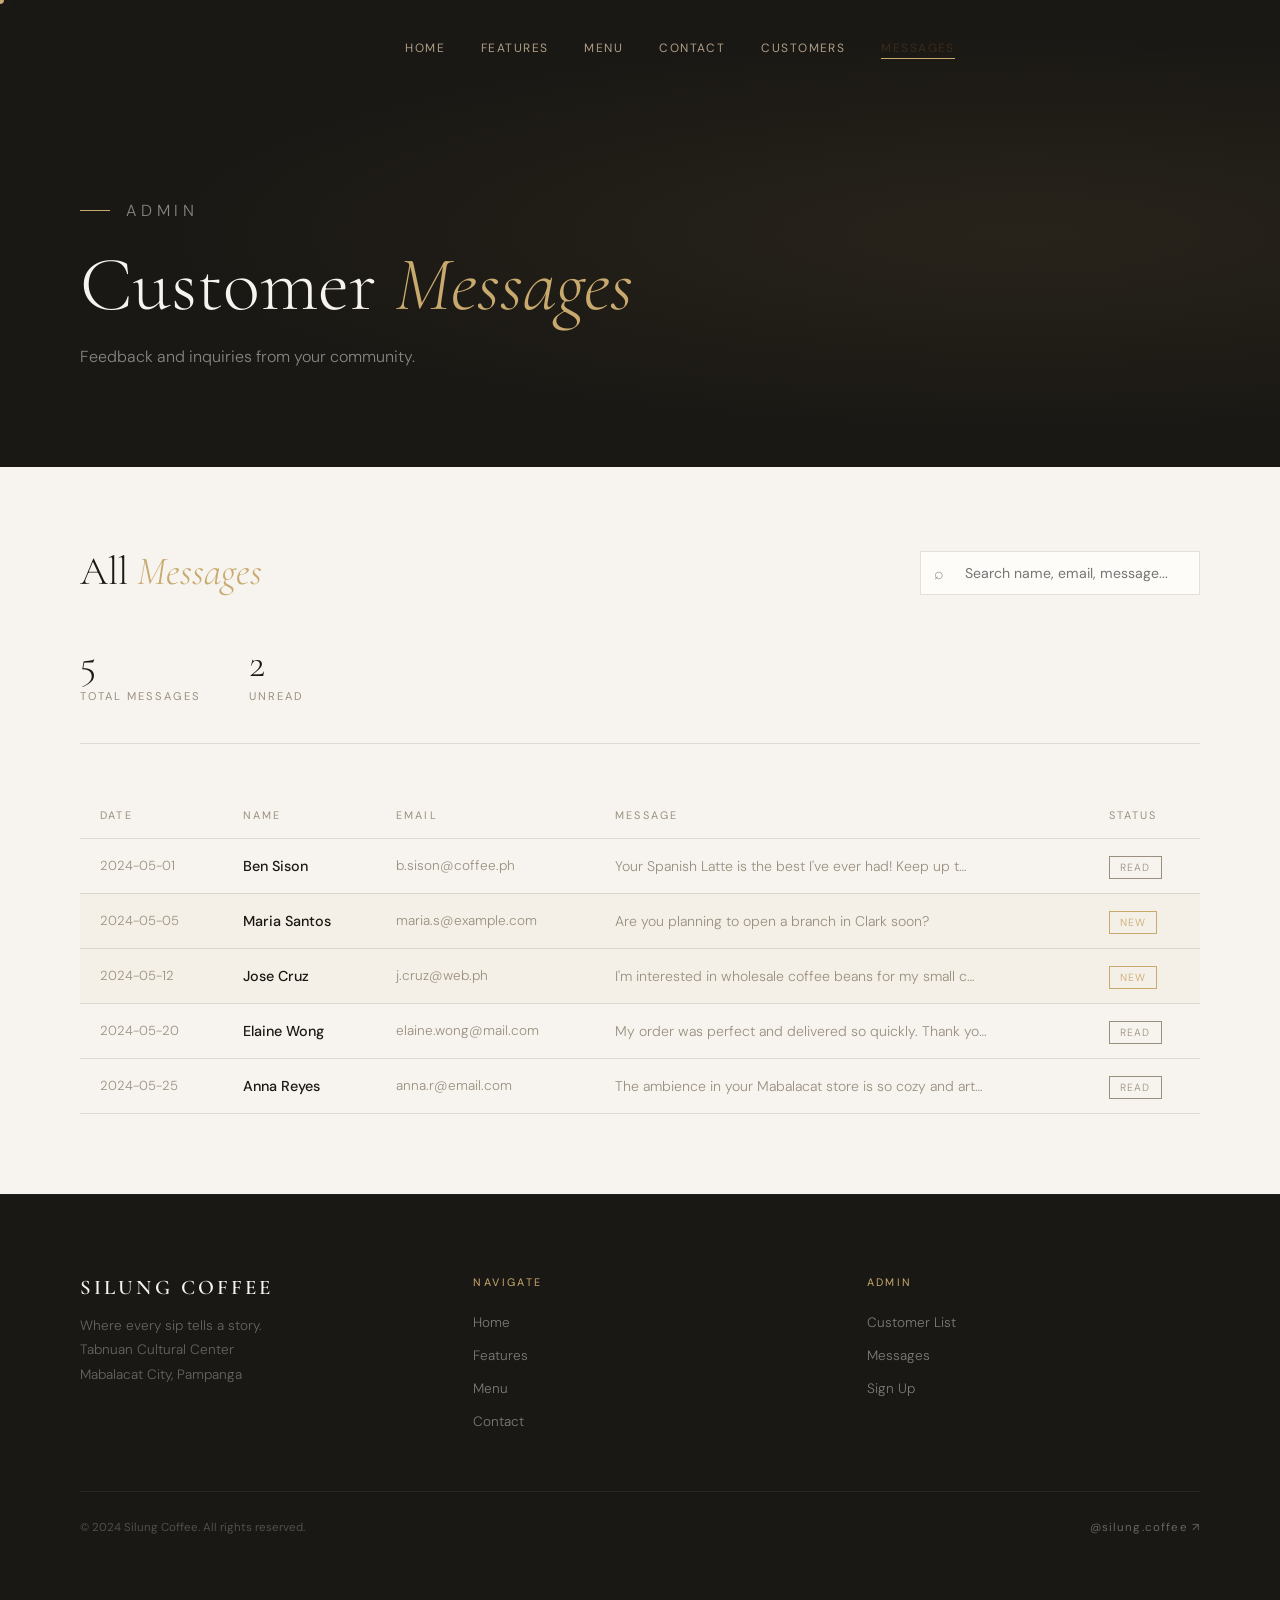
<file: customer_messages.html>
<!DOCTYPE html>
<html lang="en">
<head>
  <meta charset="UTF-8"/>
  <meta name="viewport" content="width=device-width, initial-scale=1.0"/>
  <title>Messages — Silung Coffee</title>
  <link rel="stylesheet" href="style.css"/>
  <style>
    body { cursor: none; }
    .data-body { padding: 80px; }
    .data-header { display: flex; align-items: flex-end; justify-content: space-between; margin-bottom: 48px; flex-wrap: wrap; gap: 24px; }
    .data-heading { font-family: 'Cormorant Garamond', serif; font-size: 2.5rem; font-weight: 300; }
    .data-heading em { font-style: italic; color: var(--gold); }
    .search-wrap { position: relative; }
    .search-wrap input { padding: 12px 20px 12px 44px; background: var(--white); border: 1px solid var(--line); font-family: 'DM Sans', sans-serif; font-size: 0.88rem; outline: none; transition: border-color 0.3s; min-width: 280px; border-radius: 0; }
    .search-wrap input:focus { border-color: var(--gold); }
    .search-icon { position: absolute; left: 14px; top: 50%; transform: translateY(-50%); color: var(--muted); }
    .data-stats { display: flex; gap: 48px; margin-bottom: 48px; padding-bottom: 40px; border-bottom: 1px solid var(--line); }
    .stat-n { font-family: 'Cormorant Garamond', serif; font-size: 2.5rem; font-weight: 300; line-height: 1; }
    .stat-l { font-size: 0.7rem; letter-spacing: 0.18em; text-transform: uppercase; color: var(--muted); margin-top: 6px; }
    @media (max-width: 900px) { .data-body { padding: 60px 24px; } .data-header { flex-direction: column; align-items: flex-start; } .search-wrap input { min-width: 100%; width: 100%; } }
  </style>
</head>
<body>
<div class="cursor" id="cursor"></div>
<div class="cursor-ring" id="cursorRing"></div>

<nav id="nav">
  <a href="index.html" class="nav-logo">Silung Coffee</a>
  <button class="hamburger" id="burger">☰</button>
  <ul class="nav-links" id="navLinks">
    <li><a href="index.html">Home</a></li>
    <li><a href="feature.html">Features</a></li>
    <li><a href="product.html">Menu</a></li>
    <li><a href="contact.html">Contact</a></li>
    <li><a href="customer_list.html">Customers</a></li>
    <li><a href="customer_messages.html" class="active">Messages</a></li>
  </ul>
  <a href="sign-up.html" class="nav-cta">Sign Up</a>
</nav>

<div class="page-hero">
  <p class="page-hero-label">Admin</p>
  <h1>Customer <em>Messages</em></h1>
  <p>Feedback and inquiries from your community.</p>
</div>

<div class="data-body">
  <div class="data-header reveal">
    <h2 class="data-heading">All <em>Messages</em></h2>
    <div class="search-wrap">
      <span class="search-icon">⌕</span>
      <input type="text" id="search-input" placeholder="Search name, email, message...">
    </div>
  </div>

  <div class="data-stats reveal reveal-delay-1">
    <div>
      <div class="stat-n" id="total-count">—</div>
      <div class="stat-l">Total Messages</div>
    </div>
    <div>
      <div class="stat-n" id="new-count">—</div>
      <div class="stat-l">Unread</div>
    </div>
  </div>

  <div class="data-table-wrap reveal reveal-delay-2">
    <table class="data-table">
      <thead>
        <tr>
          <th>Date</th>
          <th>Name</th>
          <th>Email</th>
          <th>Message</th>
          <th>Status</th>
        </tr>
      </thead>
      <tbody id="message-data-body"></tbody>
    </table>
  </div>
</div>

<footer>
  <div>
    <div class="footer-logo">Silung Coffee</div>
    <p class="footer-tagline">Where every sip tells a story.<br/>Tabnuan Cultural Center<br/>Mabalacat City, Pampanga</p>
  </div>
  <div>
    <div class="footer-col-title">Navigate</div>
    <ul class="footer-links">
      <li><a href="index.html">Home</a></li>
      <li><a href="feature.html">Features</a></li>
      <li><a href="product.html">Menu</a></li>
      <li><a href="contact.html">Contact</a></li>
    </ul>
  </div>
  <div>
    <div class="footer-col-title">Admin</div>
    <ul class="footer-links">
      <li><a href="customer_list.html">Customer List</a></li>
      <li><a href="customer_messages.html">Messages</a></li>
      <li><a href="sign-up.html">Sign Up</a></li>
    </ul>
  </div>
  <div class="footer-bottom">
    <span class="footer-copy">© 2024 Silung Coffee. All rights reserved.</span>
    <a href="#" class="footer-ig">@silung.coffee ↗</a>
  </div>
</footer>

<script src="shared.js"></script>
<script>
const mockData = [
  { id: 201, name: "Ben Sison", email: "b.sison@coffee.ph", message: "Your Spanish Latte is the best I've ever had! Keep up the great work.", date: "2024-05-01", status: "Read" },
  { id: 202, name: "Maria Santos", email: "maria.s@example.com", message: "Are you planning to open a branch in Clark soon?", date: "2024-05-05", status: "New" },
  { id: 203, name: "Jose Cruz", email: "j.cruz@web.ph", message: "I'm interested in wholesale coffee beans for my small cafe.", date: "2024-05-12", status: "New" },
  { id: 204, name: "Elaine Wong", email: "elaine.wong@mail.com", message: "My order was perfect and delivered so quickly. Thank you!", date: "2024-05-20", status: "Read" },
  { id: 205, name: "Anna Reyes", email: "anna.r@email.com", message: "The ambience in your Mabalacat store is so cozy and artistic.", date: "2024-05-25", status: "Read" }
];

function loadAll() {
  const extra = JSON.parse(localStorage.getItem('submittedMessagesData')) || [];
  const all = [...mockData];
  extra.forEach(m => { if (!all.some(x => x.id === m.id)) { m.status = 'New'; all.push(m); } });
  return all;
}

function render(data) {
  const tbody = document.getElementById('message-data-body');
  tbody.innerHTML = data.length ? data.map(m => {
    const snippet = m.message.length > 55 ? m.message.slice(0,55) + '…' : m.message;
    const isNew = m.status.includes('New');
    const badge = isNew ? '<span class="badge badge-new">New</span>' : '<span class="badge badge-read">Read</span>';
    return `<tr class="${isNew ? 'new-row' : ''}">
      <td style="color:var(--muted);font-size:0.82rem;white-space:nowrap">${m.date}</td>
      <td><strong style="font-weight:500">${m.name}</strong></td>
      <td style="color:var(--muted);font-size:0.85rem">${m.email}</td>
      <td style="font-size:0.88rem;color:var(--muted)" title="${m.message}">${snippet}</td>
      <td>${badge}</td>
    </tr>`;
  }).join('') : '<tr><td colspan="5" style="text-align:center;color:var(--muted);padding:40px">No messages found.</td></tr>';
}

const all = loadAll();
render(all);
document.getElementById('total-count').textContent = all.length;
document.getElementById('new-count').textContent = all.filter(m => m.status.includes('New')).length;

document.getElementById('search-input').addEventListener('keyup', function() {
  const q = this.value.toLowerCase();
  const data = loadAll();
  render(q ? data.filter(m => m.name.toLowerCase().includes(q) || m.email.toLowerCase().includes(q) || m.message.toLowerCase().includes(q)) : data);
});
</script>
</body>
</html>
</file>
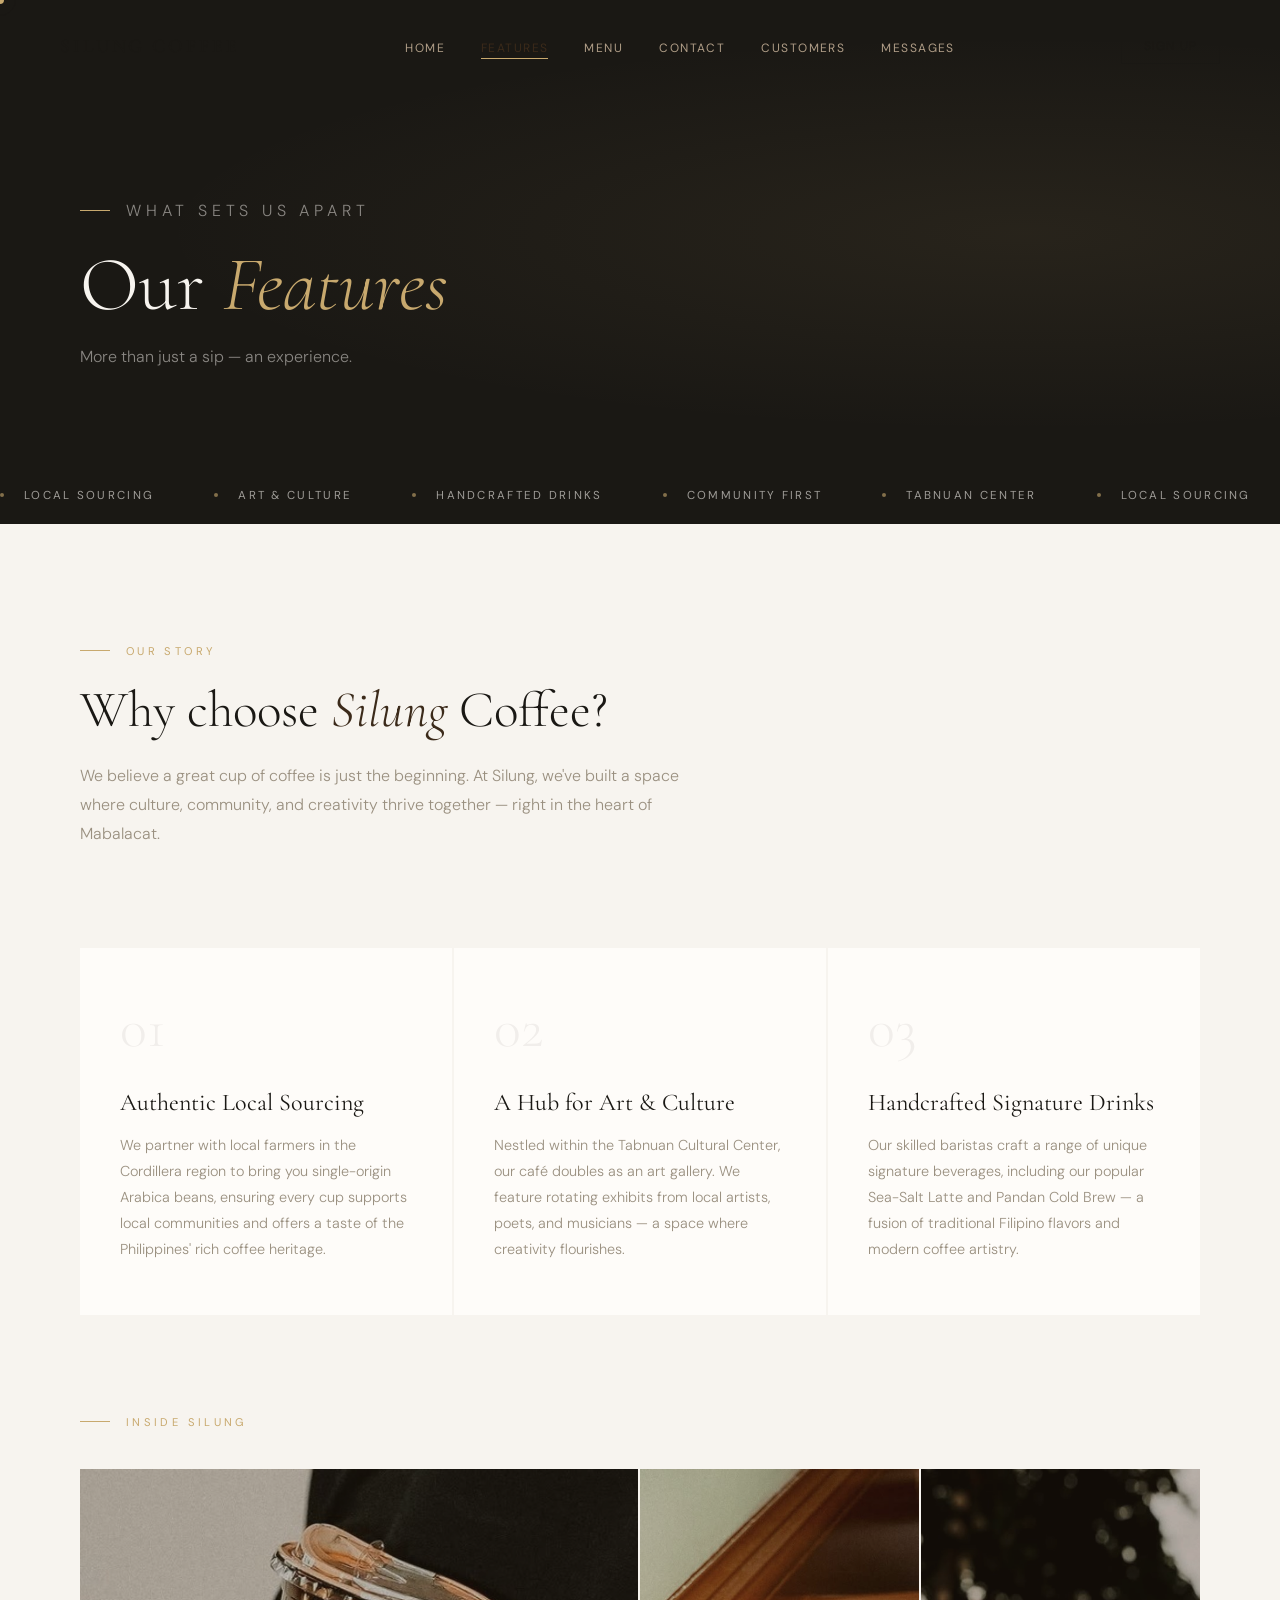
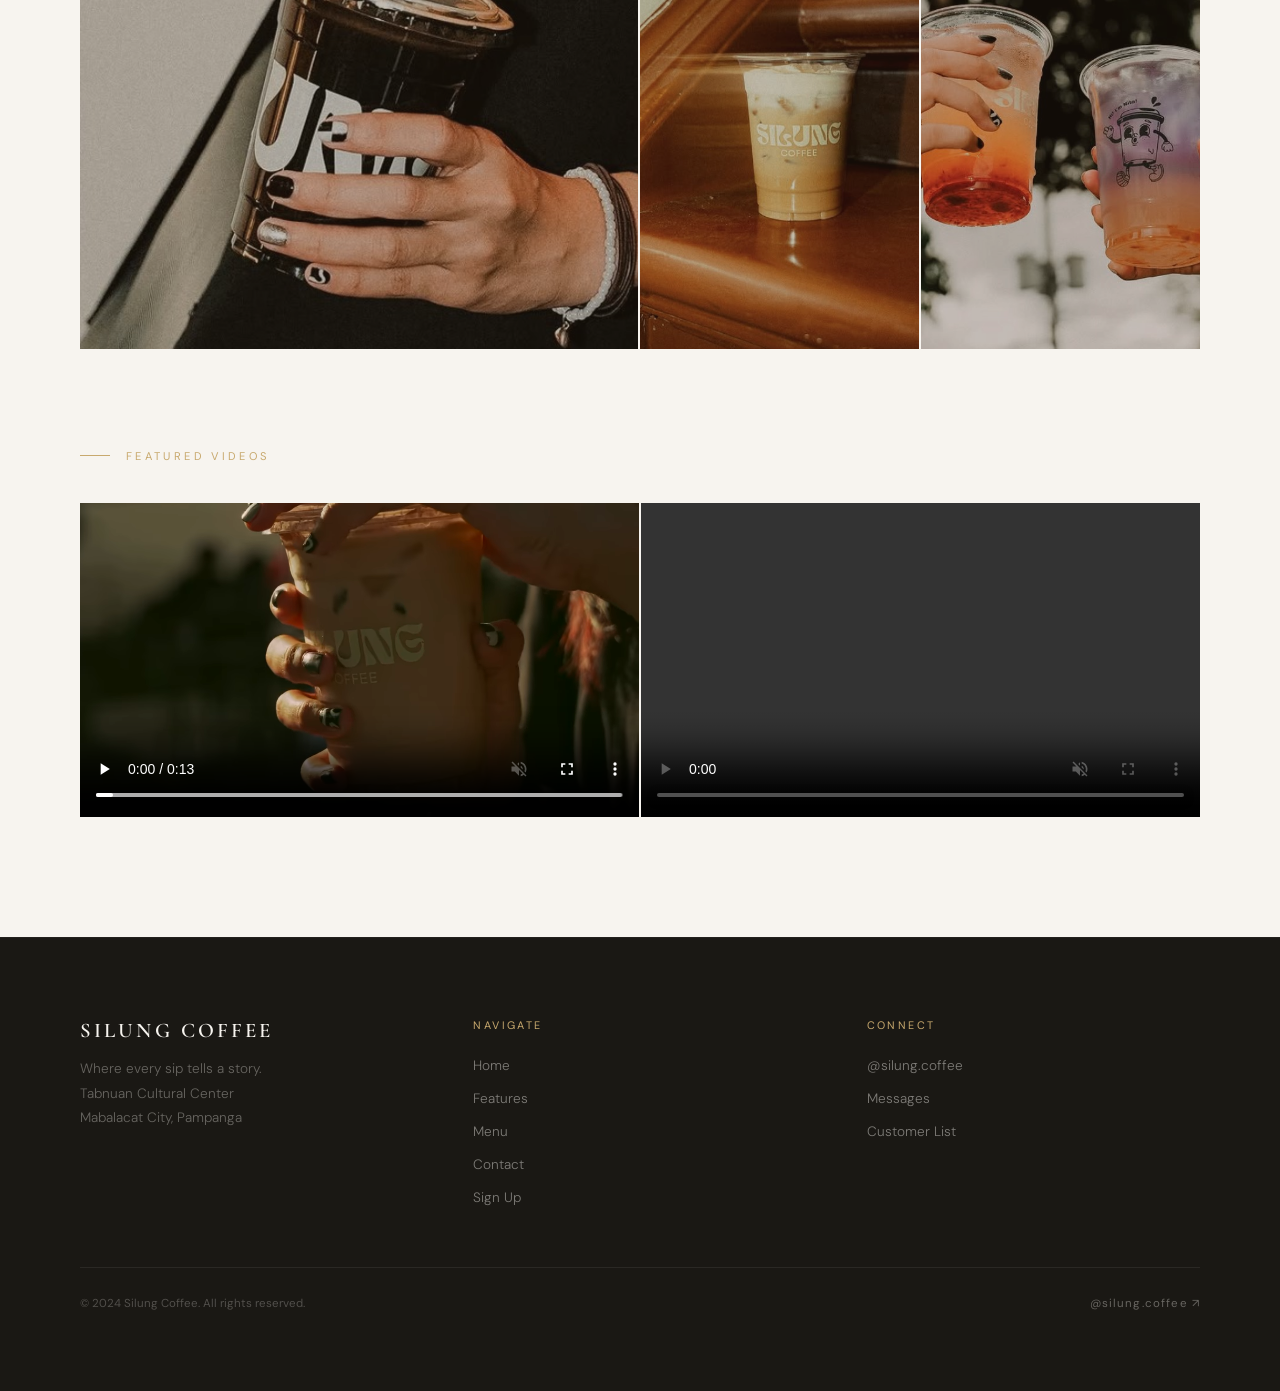
<file: feature.html>
<!DOCTYPE html>
<html lang="en">
<head>
  <meta charset="UTF-8"/>
  <meta name="viewport" content="width=device-width, initial-scale=1.0"/>
  <title>Features — Silung Coffee</title>
  <link rel="stylesheet" href="style.css"/>
  <style>
    body { cursor: none; }
    .features-body { padding: 120px 80px; }
    .features-intro { max-width: 640px; margin-bottom: 100px; }
    .features-intro h2 { font-family: 'Cormorant Garamond', serif; font-size: clamp(2.5rem, 4vw, 3.8rem); font-weight: 300; line-height: 1.1; margin-bottom: 24px; }
    .features-intro h2 em { font-style: italic; color: var(--espresso); }
    .features-intro p { font-size: 1rem; color: var(--muted); line-height: 1.8; font-weight: 300; }
    .features-grid { display: grid; grid-template-columns: repeat(3, 1fr); gap: 2px; margin-bottom: 100px; }
    .feature-card { background: var(--white); padding: 52px 40px; position: relative; overflow: hidden; }
    .feature-card::before { content: ''; position: absolute; top: 0; left: 0; width: 3px; height: 0; background: var(--gold); transition: height 0.5s ease; }
    .feature-card:hover::before { height: 100%; }
    .feature-num { font-family: 'Cormorant Garamond', serif; font-size: 3.5rem; font-weight: 300; color: rgba(26,24,20,0.06); line-height: 1; margin-bottom: 32px; }
    .feature-title { font-family: 'Cormorant Garamond', serif; font-size: 1.5rem; font-weight: 400; margin-bottom: 16px; color: var(--ink); }
    .feature-text { font-size: 0.9rem; line-height: 1.8; color: var(--muted); font-weight: 300; }
    .gallery-section { margin-bottom: 100px; }
    .gallery-label { margin-bottom: 40px; }
    .gallery-grid { display: grid; grid-template-columns: 2fr 1fr 1fr; gap: 2px; height: 480px; }
    .gallery-item { background: var(--espresso); overflow: hidden; position: relative; }
    .gallery-item img { width: 100%; height: 100%; object-fit: cover; opacity: 0.7; transition: opacity 0.4s ease, transform 0.5s ease; }
    .gallery-item:hover img { opacity: 0.9; transform: scale(1.04); }
    .gallery-placeholder { width: 100%; height: 100%; background: linear-gradient(135deg, #3B2A1A 0%, #1A1814 100%); display: flex; align-items: center; justify-content: center; }
    .gallery-placeholder span { font-family: 'Cormorant Garamond', serif; font-size: 1rem; color: rgba(200,169,110,0.4); letter-spacing: 0.2em; text-transform: uppercase; }
    .video-section { }
    .video-grid { display: grid; grid-template-columns: 1fr 1fr; gap: 2px; }
    .video-wrap { background: var(--ink); overflow: hidden; aspect-ratio: 16/9; }
    .video-wrap video { width: 100%; height: 100%; object-fit: cover; }
    @media (max-width: 900px) {
      .features-body { padding: 60px 24px; }
      .features-grid { grid-template-columns: 1fr; }
      .gallery-grid { grid-template-columns: 1fr; height: auto; }
      .gallery-item { height: 240px; }
      .video-grid { grid-template-columns: 1fr; }
    }
  </style>
</head>
<body>
<div class="cursor" id="cursor"></div>
<div class="cursor-ring" id="cursorRing"></div>

<nav id="nav">
  <a href="index.html" class="nav-logo">Silung Coffee</a>
  <button class="hamburger" id="burger">☰</button>
  <ul class="nav-links" id="navLinks">
    <li><a href="index.html">Home</a></li>
    <li><a href="feature.html" class="active">Features</a></li>
    <li><a href="product.html">Menu</a></li>
    <li><a href="contact.html">Contact</a></li>
    <li><a href="customer_list.html">Customers</a></li>
    <li><a href="customer_messages.html">Messages</a></li>
  </ul>
  <a href="sign-up.html" class="nav-cta">Sign Up</a>
</nav>

<div class="page-hero">
  <p class="page-hero-label">What Sets Us Apart</p>
  <h1>Our <em>Features</em></h1>
  <p>More than just a sip — an experience.</p>
</div>

<div class="marquee-wrap">
  <div class="marquee">
    <span class="marquee-item"><span class="marquee-dot"></span>Local Sourcing</span>
    <span class="marquee-item"><span class="marquee-dot"></span>Art & Culture</span>
    <span class="marquee-item"><span class="marquee-dot"></span>Handcrafted Drinks</span>
    <span class="marquee-item"><span class="marquee-dot"></span>Community First</span>
    <span class="marquee-item"><span class="marquee-dot"></span>Tabnuan Center</span>
    <span class="marquee-item"><span class="marquee-dot"></span>Local Sourcing</span>
    <span class="marquee-item"><span class="marquee-dot"></span>Art & Culture</span>
    <span class="marquee-item"><span class="marquee-dot"></span>Handcrafted Drinks</span>
    <span class="marquee-item"><span class="marquee-dot"></span>Community First</span>
    <span class="marquee-item"><span class="marquee-dot"></span>Tabnuan Center</span>
  </div>
</div>

<div class="features-body">
  <div class="features-intro reveal">
    <div class="section-label">Our Story</div>
    <h2>Why choose <em>Silung</em> Coffee?</h2>
    <p>We believe a great cup of coffee is just the beginning. At Silung, we've built a space where culture, community, and creativity thrive together — right in the heart of Mabalacat.</p>
  </div>

  <div class="features-grid">
    <div class="feature-card reveal">
      <div class="feature-num">01</div>
      <div class="feature-title">Authentic Local Sourcing</div>
      <p class="feature-text">We partner with local farmers in the Cordillera region to bring you single-origin Arabica beans, ensuring every cup supports local communities and offers a taste of the Philippines' rich coffee heritage.</p>
    </div>
    <div class="feature-card reveal reveal-delay-1">
      <div class="feature-num">02</div>
      <div class="feature-title">A Hub for Art & Culture</div>
      <p class="feature-text">Nestled within the Tabnuan Cultural Center, our café doubles as an art gallery. We feature rotating exhibits from local artists, poets, and musicians — a space where creativity flourishes.</p>
    </div>
    <div class="feature-card reveal reveal-delay-2">
      <div class="feature-num">03</div>
      <div class="feature-title">Handcrafted Signature Drinks</div>
      <p class="feature-text">Our skilled baristas craft a range of unique signature beverages, including our popular Sea-Salt Latte and Pandan Cold Brew — a fusion of traditional Filipino flavors and modern coffee artistry.</p>
    </div>
  </div>

  <div class="gallery-section reveal">
    <div class="section-label gallery-label">Inside Silung</div>
    <div class="gallery-grid">
      <div class="gallery-item">
        <img src="img/coffee.jpeg" alt="Silung Coffee" onerror="this.style.display='none'; this.nextElementSibling.style.display='flex'">
        <div class="gallery-placeholder" style="display:none"><span>Coffee</span></div>
      </div>
      <div class="gallery-item">
        <img src="img/coffee1.jpg" alt="Freshly brewed" onerror="this.style.display='none'; this.nextElementSibling.style.display='flex'">
        <div class="gallery-placeholder" style="display:none"><span>Brew</span></div>
      </div>
      <div class="gallery-item">
        <img src="img/coffee2.jpg" alt="Interior" onerror="this.style.display='none'; this.nextElementSibling.style.display='flex'">
        <div class="gallery-placeholder" style="display:none"><span>Space</span></div>
      </div>
    </div>
  </div>

  <div class="video-section reveal">
    <div class="section-label" style="margin-bottom:40px">Featured Videos</div>
    <div class="video-grid">
      <div class="video-wrap">
        <video controls loop muted autoplay playsinline>
          <source src="media/silung.mp4" type="video/mp4">
        </video>
      </div>
      <div class="video-wrap">
        <video controls loop muted autoplay playsinline>
          <source src="media/silung2.mp4" type="video/mp4">
        </video>
      </div>
    </div>
  </div>
</div>

<footer>
  <div>
    <div class="footer-logo">Silung Coffee</div>
    <p class="footer-tagline">Where every sip tells a story.<br/>Tabnuan Cultural Center<br/>Mabalacat City, Pampanga</p>
  </div>
  <div>
    <div class="footer-col-title">Navigate</div>
    <ul class="footer-links">
      <li><a href="index.html">Home</a></li>
      <li><a href="feature.html">Features</a></li>
      <li><a href="product.html">Menu</a></li>
      <li><a href="contact.html">Contact</a></li>
      <li><a href="sign-up.html">Sign Up</a></li>
    </ul>
  </div>
  <div>
    <div class="footer-col-title">Connect</div>
    <ul class="footer-links">
      <li><a href="#">@silung.coffee</a></li>
      <li><a href="customer_messages.html">Messages</a></li>
      <li><a href="customer_list.html">Customer List</a></li>
    </ul>
  </div>
  <div class="footer-bottom">
    <span class="footer-copy">© 2024 Silung Coffee. All rights reserved.</span>
    <a href="#" class="footer-ig">@silung.coffee ↗</a>
  </div>
</footer>

<script src="shared.js"></script>
</body>
</html>
</file>
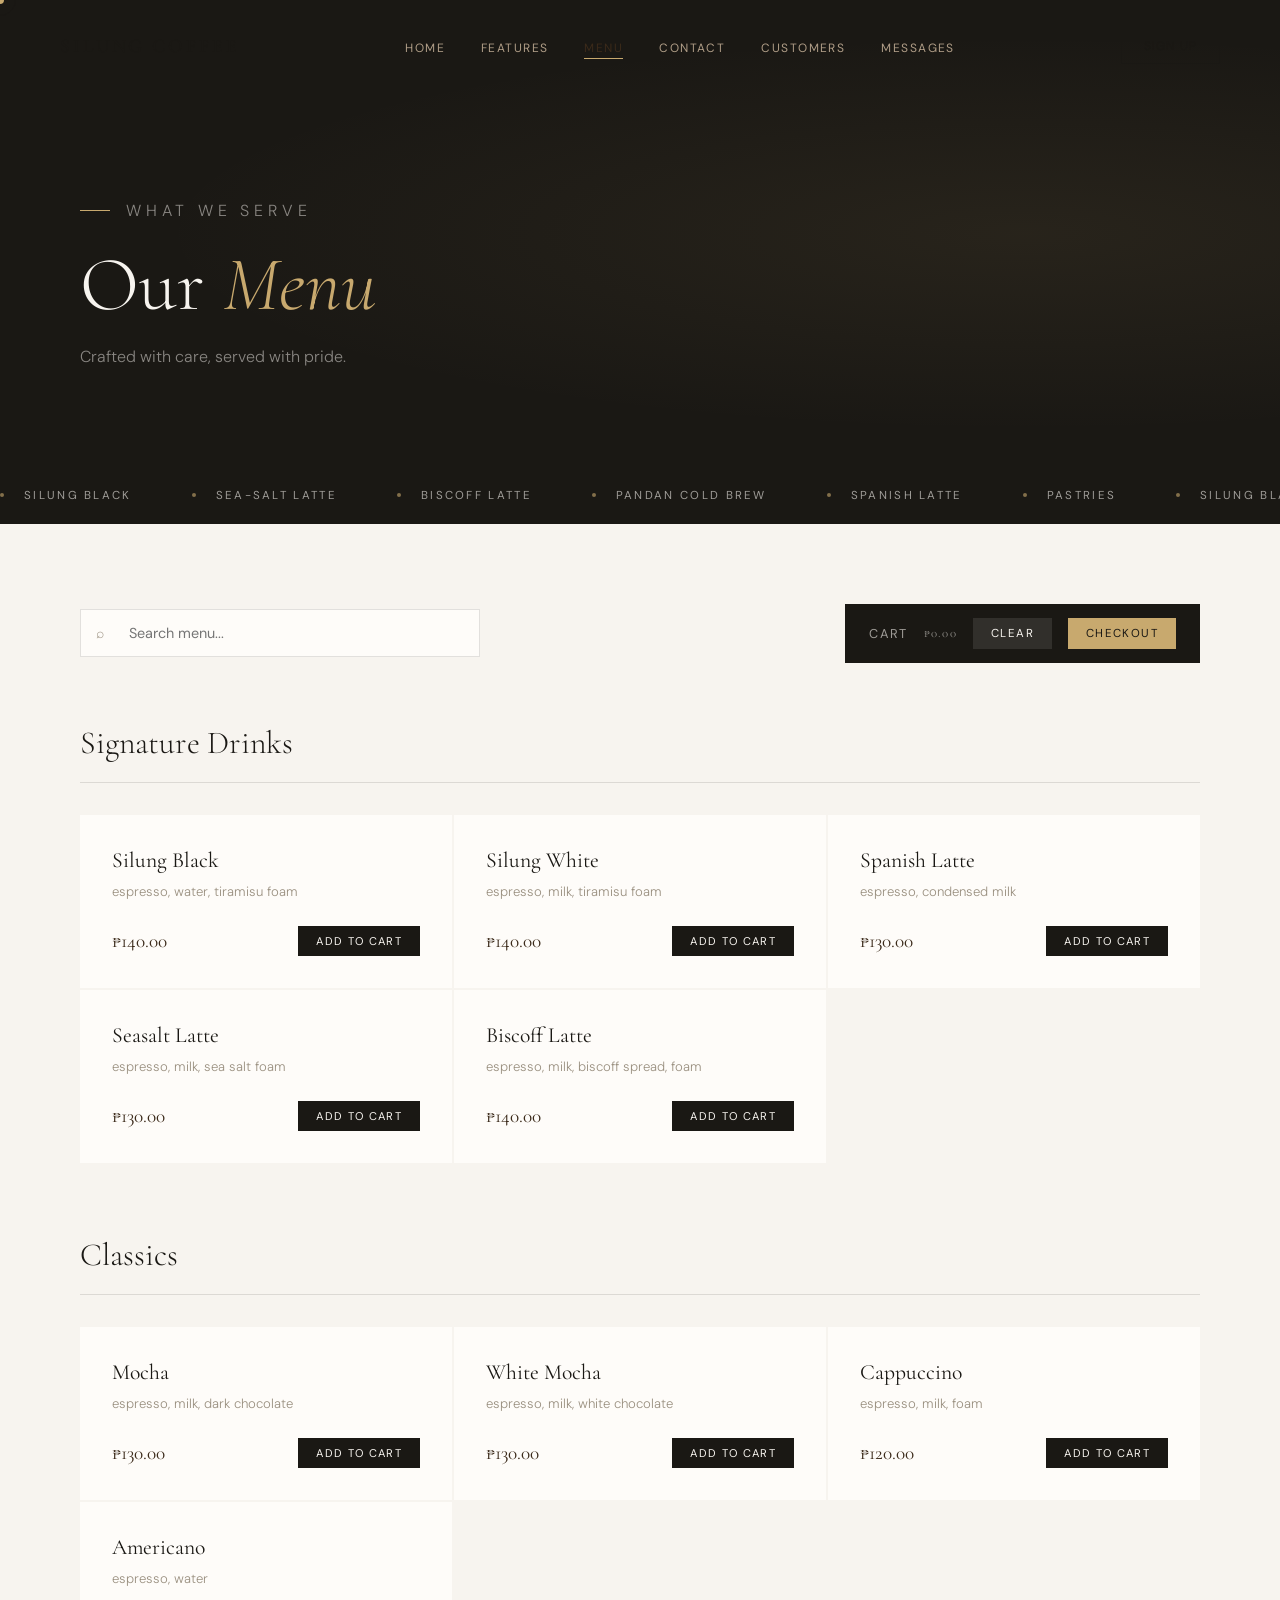
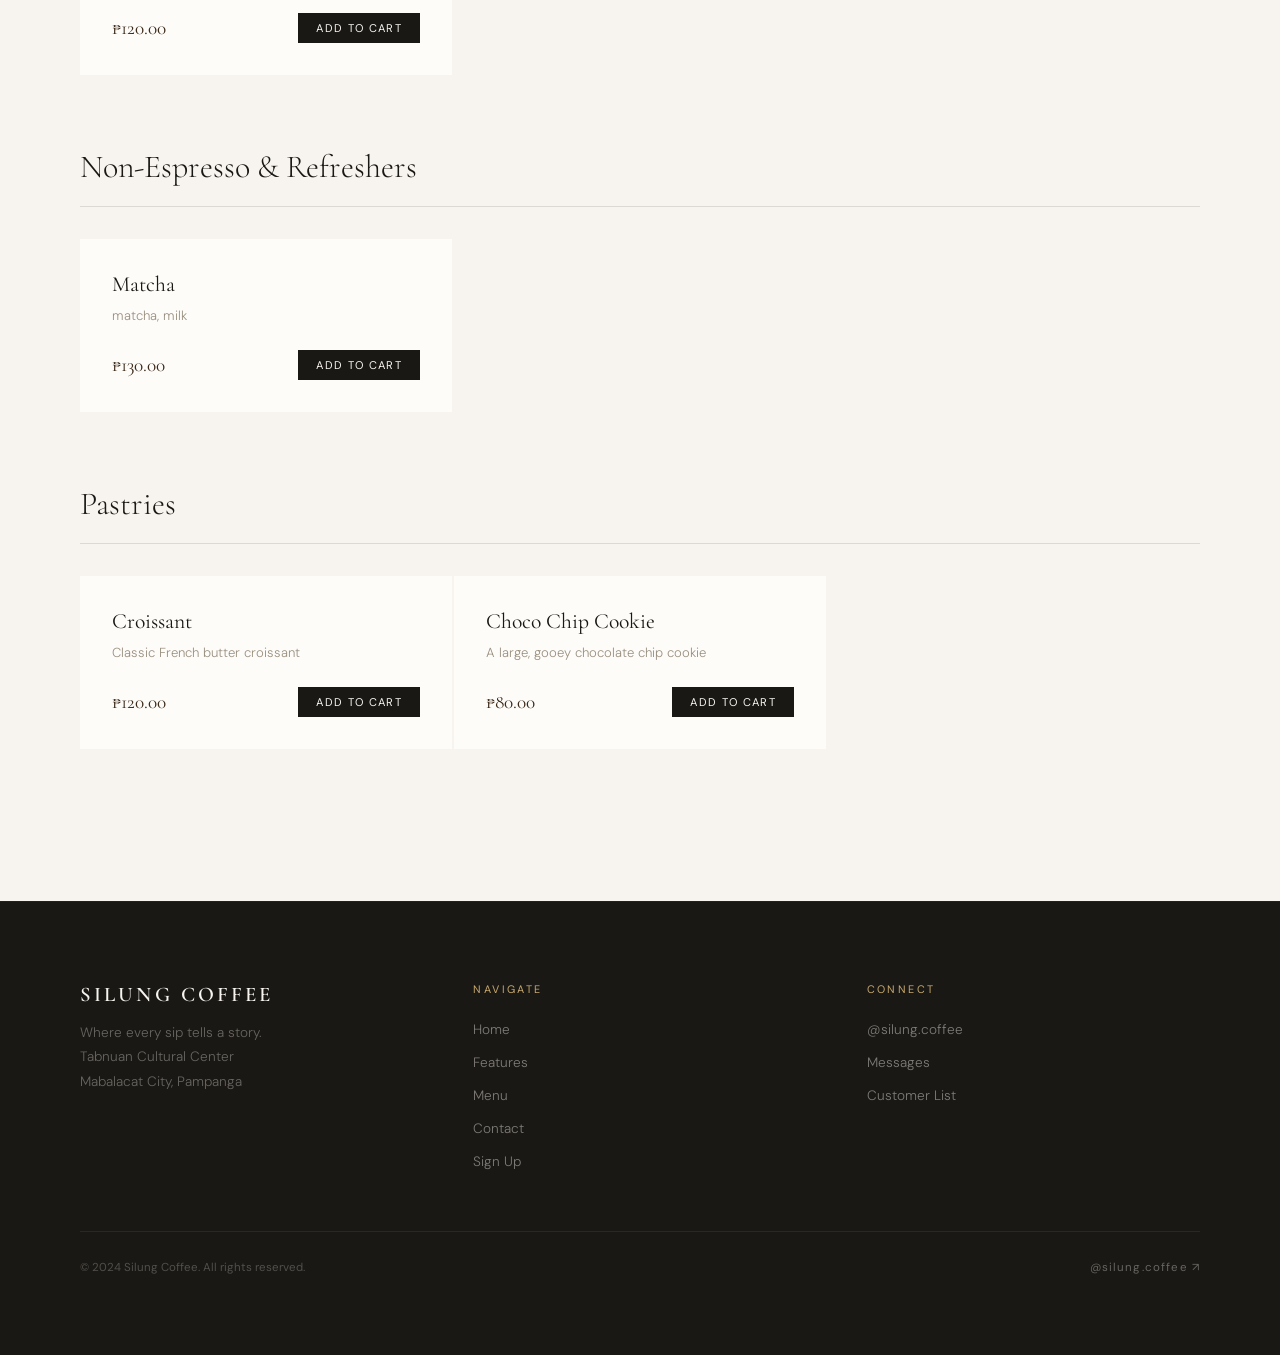
<file: product.html>
<!DOCTYPE html>
<html lang="en">
<head>
  <meta charset="UTF-8"/>
  <meta name="viewport" content="width=device-width, initial-scale=1.0"/>
  <title>Menu — Silung Coffee</title>
  <link rel="stylesheet" href="style.css"/>
  <style>
    body { cursor: none; }
    .menu-body { padding: 80px; }
    .menu-controls { display: flex; align-items: center; justify-content: space-between; margin-bottom: 60px; flex-wrap: wrap; gap: 20px; }
    .search-wrap { position: relative; flex: 1; max-width: 400px; }
    .search-wrap input { width: 100%; padding: 14px 20px 14px 48px; background: var(--white); border: 1px solid var(--line); font-family: 'DM Sans', sans-serif; font-size: 0.9rem; outline: none; transition: border-color 0.3s; border-radius: 0; }
    .search-wrap input:focus { border-color: var(--gold); }
    .search-icon { position: absolute; left: 16px; top: 50%; transform: translateY(-50%); color: var(--muted); font-size: 0.9rem; }
    .cart-bar { display: flex; align-items: center; gap: 16px; background: var(--ink); padding: 14px 24px; }
    .cart-bar span { font-size: 0.8rem; letter-spacing: 0.1em; text-transform: uppercase; color: rgba(247,244,239,0.6); }
    .cart-total { font-family: 'Cormorant Garamond', serif; font-size: 1.3rem; color: var(--gold); font-weight: 300; }
    .cart-btn { font-size: 0.72rem; letter-spacing: 0.12em; text-transform: uppercase; padding: 8px 18px; border: none; cursor: pointer; font-family: 'DM Sans', sans-serif; transition: opacity 0.2s; }
    .cart-btn:hover { opacity: 0.8; }
    .cart-btn.clear { background: rgba(247,244,239,0.1); color: var(--cream); }
    .cart-btn.checkout { background: var(--gold); color: var(--ink); }
    .category-section { margin-bottom: 72px; }
    .category-heading { font-family: 'Cormorant Garamond', serif; font-size: 2rem; font-weight: 300; color: var(--ink); margin-bottom: 4px; }
    .category-line { width: 100%; height: 1px; background: var(--line); margin: 20px 0 32px; }
    .product-grid { display: grid; grid-template-columns: repeat(auto-fill, minmax(280px, 1fr)); gap: 2px; }
    .product-card { background: var(--white); padding: 32px; position: relative; transition: transform 0.3s ease; }
    .product-card::after { content: ''; position: absolute; bottom: 0; left: 0; width: 100%; height: 2px; background: var(--gold); transform: scaleX(0); transition: transform 0.3s ease; transform-origin: left; }
    .product-card:hover { transform: translateY(-4px); }
    .product-card:hover::after { transform: scaleX(1); }
    .product-name { font-family: 'Cormorant Garamond', serif; font-size: 1.35rem; font-weight: 400; color: var(--ink); margin-bottom: 8px; }
    .product-desc { font-size: 0.82rem; color: var(--muted); font-weight: 300; line-height: 1.6; margin-bottom: 24px; }
    .product-footer { display: flex; align-items: center; justify-content: space-between; }
    .product-price { font-family: 'Cormorant Garamond', serif; font-size: 1.2rem; color: var(--espresso); font-weight: 400; }
    .add-btn { font-size: 0.7rem; letter-spacing: 0.12em; text-transform: uppercase; padding: 8px 18px; background: var(--ink); color: var(--cream); border: none; cursor: pointer; font-family: 'DM Sans', sans-serif; transition: background 0.3s; }
    .add-btn:hover { background: var(--espresso); }
    @media (max-width: 900px) { .menu-body { padding: 60px 24px; } .cart-bar { flex-wrap: wrap; } }
  </style>
</head>
<body>
<div class="cursor" id="cursor"></div>
<div class="cursor-ring" id="cursorRing"></div>

<nav id="nav">
  <a href="index.html" class="nav-logo">Silung Coffee</a>
  <button class="hamburger" id="burger">☰</button>
  <ul class="nav-links" id="navLinks">
    <li><a href="index.html">Home</a></li>
    <li><a href="feature.html">Features</a></li>
    <li><a href="product.html" class="active">Menu</a></li>
    <li><a href="contact.html">Contact</a></li>
    <li><a href="customer_list.html">Customers</a></li>
    <li><a href="customer_messages.html">Messages</a></li>
  </ul>
  <a href="sign-up.html" class="nav-cta">Sign Up</a>
</nav>

<div class="page-hero">
  <p class="page-hero-label">What We Serve</p>
  <h1>Our <em>Menu</em></h1>
  <p>Crafted with care, served with pride.</p>
</div>

<div class="marquee-wrap">
  <div class="marquee">
    <span class="marquee-item"><span class="marquee-dot"></span>Silung Black</span>
    <span class="marquee-item"><span class="marquee-dot"></span>Sea-Salt Latte</span>
    <span class="marquee-item"><span class="marquee-dot"></span>Biscoff Latte</span>
    <span class="marquee-item"><span class="marquee-dot"></span>Pandan Cold Brew</span>
    <span class="marquee-item"><span class="marquee-dot"></span>Spanish Latte</span>
    <span class="marquee-item"><span class="marquee-dot"></span>Pastries</span>
    <span class="marquee-item"><span class="marquee-dot"></span>Silung Black</span>
    <span class="marquee-item"><span class="marquee-dot"></span>Sea-Salt Latte</span>
    <span class="marquee-item"><span class="marquee-dot"></span>Biscoff Latte</span>
    <span class="marquee-item"><span class="marquee-dot"></span>Pandan Cold Brew</span>
    <span class="marquee-item"><span class="marquee-dot"></span>Spanish Latte</span>
    <span class="marquee-item"><span class="marquee-dot"></span>Pastries</span>
  </div>
</div>

<div class="menu-body">
  <div class="menu-controls">
    <div class="search-wrap">
      <span class="search-icon">⌕</span>
      <input type="text" id="search-input" placeholder="Search menu...">
    </div>
    <div class="cart-bar">
      <span>Cart</span>
      <span class="cart-total" id="cart-total">₱0.00</span>
      <button class="cart-btn clear" onclick="clearCart()">Clear</button>
      <button class="cart-btn checkout" onclick="checkout()">Checkout</button>
    </div>
  </div>
  <div id="product-list-container"></div>
</div>

<div id="message-container"></div>

<footer>
  <div>
    <div class="footer-logo">Silung Coffee</div>
    <p class="footer-tagline">Where every sip tells a story.<br/>Tabnuan Cultural Center<br/>Mabalacat City, Pampanga</p>
  </div>
  <div>
    <div class="footer-col-title">Navigate</div>
    <ul class="footer-links">
      <li><a href="index.html">Home</a></li>
      <li><a href="feature.html">Features</a></li>
      <li><a href="product.html">Menu</a></li>
      <li><a href="contact.html">Contact</a></li>
      <li><a href="sign-up.html">Sign Up</a></li>
    </ul>
  </div>
  <div>
    <div class="footer-col-title">Connect</div>
    <ul class="footer-links">
      <li><a href="#">@silung.coffee</a></li>
      <li><a href="customer_messages.html">Messages</a></li>
      <li><a href="customer_list.html">Customer List</a></li>
    </ul>
  </div>
  <div class="footer-bottom">
    <span class="footer-copy">© 2024 Silung Coffee. All rights reserved.</span>
    <a href="#" class="footer-ig">@silung.coffee ↗</a>
  </div>
</footer>

<script src="shared.js"></script>
<script>
const productsData = [
  { name: "Silung Black", description: "espresso, water, tiramisu foam", price: 140, category: "Signature Drinks" },
  { name: "Silung White", description: "espresso, milk, tiramisu foam", price: 140, category: "Signature Drinks" },
  { name: "Spanish Latte", description: "espresso, condensed milk", price: 130, category: "Signature Drinks" },
  { name: "Seasalt Latte", description: "espresso, milk, sea salt foam", price: 130, category: "Signature Drinks" },
  { name: "Biscoff Latte", description: "espresso, milk, biscoff spread, foam", price: 140, category: "Signature Drinks" },
  { name: "Mocha", description: "espresso, milk, dark chocolate", price: 130, category: "Classics" },
  { name: "White Mocha", description: "espresso, milk, white chocolate", price: 130, category: "Classics" },
  { name: "Cappuccino", description: "espresso, milk, foam", price: 120, category: "Classics" },
  { name: "Americano", description: "espresso, water", price: 120, category: "Classics" },
  { name: "Matcha", description: "matcha, milk", price: 130, category: "Non-Espresso & Refreshers" },
  { name: "Croissant", description: "Classic French butter croissant", price: 120, category: "Pastries" },
  { name: "Choco Chip Cookie", description: "A large, gooey chocolate chip cookie", price: 80, category: "Pastries" }
];

let cart = JSON.parse(localStorage.getItem('coffeeCart')) || [];

function saveCart() { localStorage.setItem('coffeeCart', JSON.stringify(cart)); }
function calcTotal() {
  const t = cart.reduce((s, i) => s + i.price, 0);
  document.getElementById('cart-total').textContent = `₱${t.toFixed(2)}`;
  return t;
}
function addToCart(name) {
  const p = productsData.find(x => x.name === name);
  if (p) { cart.push({name: p.name, price: p.price}); saveCart(); calcTotal(); showMsg(`${p.name} added to cart!`); }
}
function clearCart() { cart = []; saveCart(); calcTotal(); showMsg('Cart cleared.', 'error'); }
function checkout() {
  const total = calcTotal();
  if (!total) { showMsg('Your cart is empty!', 'error'); return; }
  const name = prompt('Name for order confirmation:');
  if (!name) { showMsg('Checkout cancelled.', 'error'); return; }
  const email = prompt('Your email:');
  if (!email) { showMsg('Checkout cancelled.', 'error'); return; }
  let customers = JSON.parse(localStorage.getItem('submittedCustomers')) || [];
  customers.push({ name, email, city: 'Online Order', signupDate: new Date().toISOString().slice(0,10), id: Date.now() });
  localStorage.setItem('submittedCustomers', JSON.stringify(customers));
  showMsg(`Order placed! Total: ₱${total.toFixed(2)}. Thank you, ${name}!`);
  cart = []; saveCart(); calcTotal();
}

function renderProducts(data) {
  const c = document.getElementById('product-list-container');
  c.innerHTML = '';
  const cats = data.reduce((acc, p) => { (acc[p.category] = acc[p.category] || []).push(p); return acc; }, {});
  Object.entries(cats).forEach(([cat, items], ci) => {
    const sec = document.createElement('div');
    sec.className = 'category-section reveal';
    if (ci > 0) sec.style.transitionDelay = (ci * 0.1) + 's';
    sec.innerHTML = `<h3 class="category-heading">${cat}</h3><div class="category-line"></div><div class="product-grid">${
      items.map(p => `<div class="product-card">
        <div class="product-name">${p.name}</div>
        <div class="product-desc">${p.description}</div>
        <div class="product-footer">
          <span class="product-price">₱${p.price.toFixed(2)}</span>
          <button class="add-btn" onclick="addToCart('${p.name}')">Add to Cart</button>
        </div>
      </div>`).join('')
    }</div>`;
    c.appendChild(sec);
    // re-observe for reveal
    sec.querySelectorAll('.product-card').forEach(el => {
      el.style.opacity = '0';
      el.style.transform = 'translateY(20px)';
      el.style.transition = 'opacity 0.5s ease, transform 0.5s ease';
    });
  });
  // Trigger product card animations
  setTimeout(() => {
    document.querySelectorAll('.product-card').forEach((el, i) => {
      setTimeout(() => { el.style.opacity = '1'; el.style.transform = 'translateY(0)'; }, i * 40);
    });
  }, 100);
  // Re-init reveal
  document.querySelectorAll('.reveal').forEach(el => {
    if (!el.classList.contains('visible')) observer.observe(el);
  });
}

document.getElementById('search-input').addEventListener('keyup', function() {
  const q = this.value.toLowerCase();
  renderProducts(productsData.filter(p => p.name.toLowerCase().includes(q) || p.description.toLowerCase().includes(q) || p.category.toLowerCase().includes(q)));
});

renderProducts(productsData);
calcTotal();
</script>
</body>
</html>
</file>
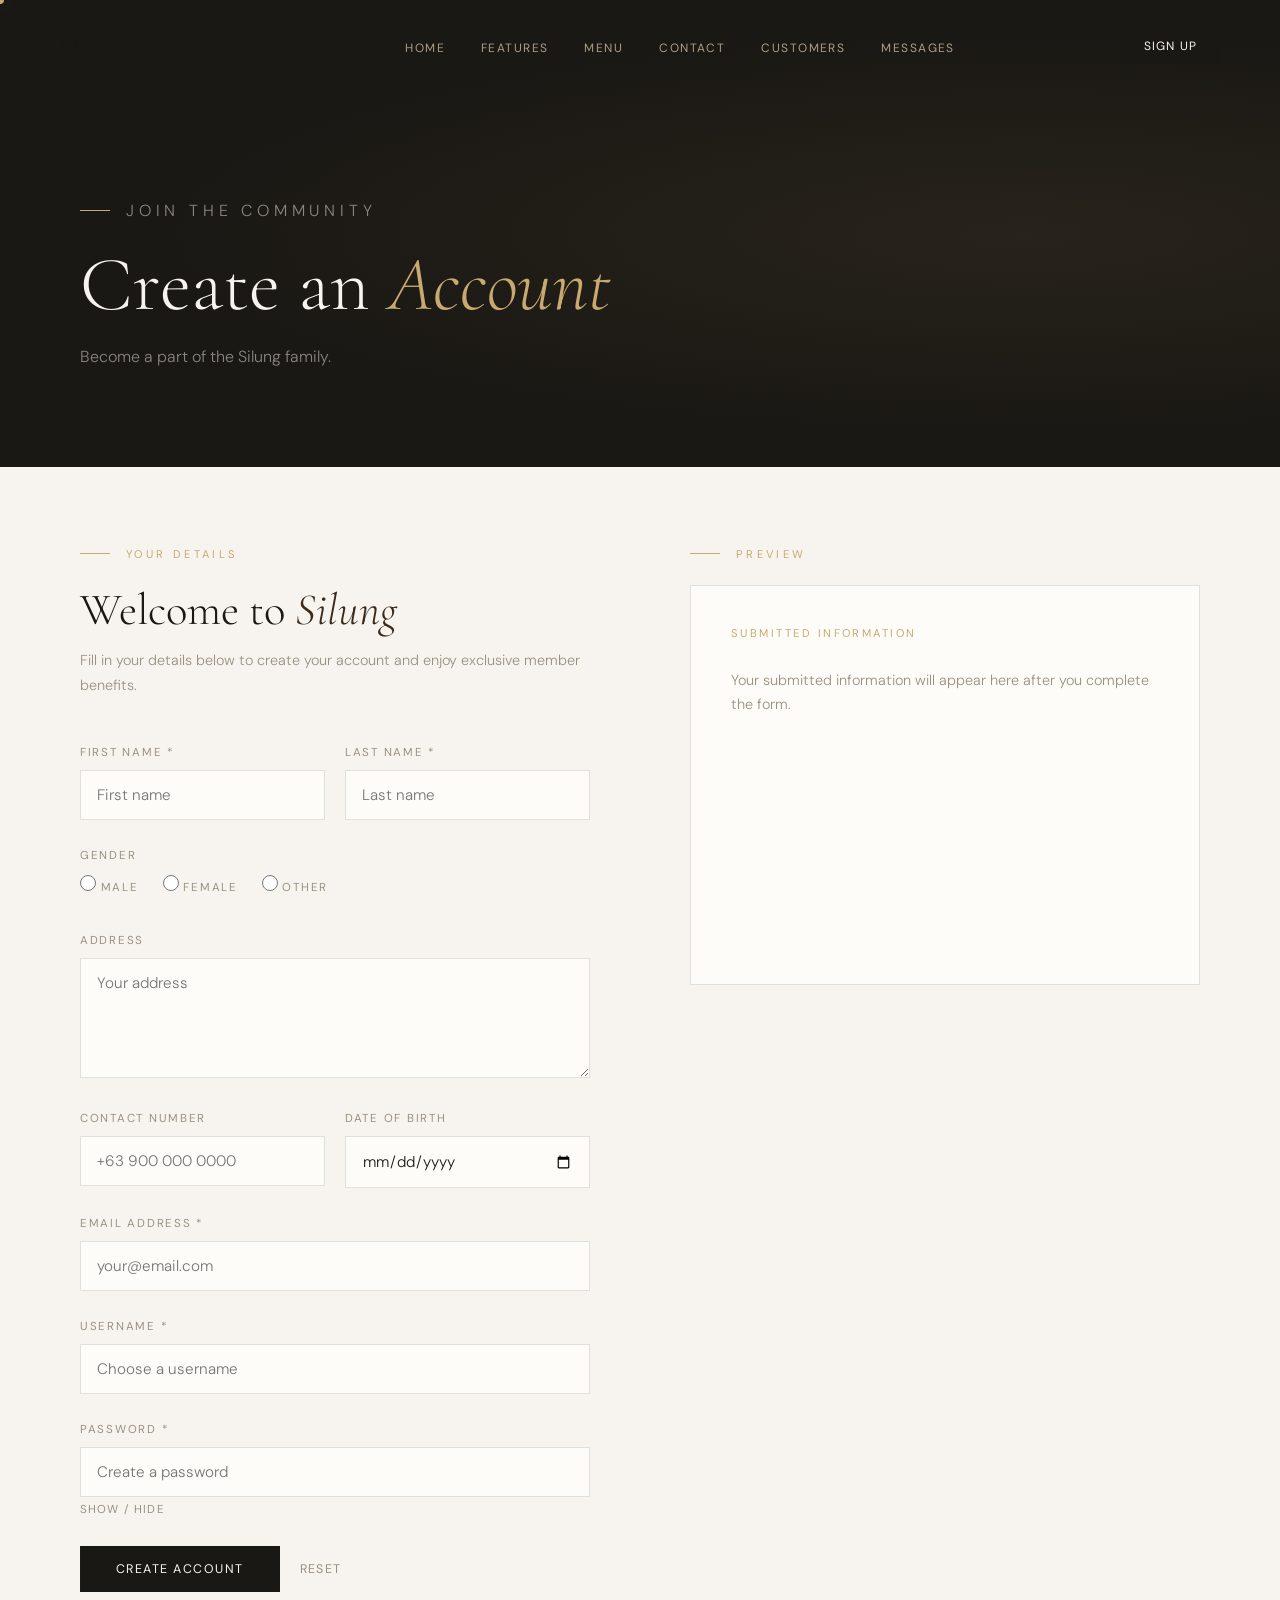
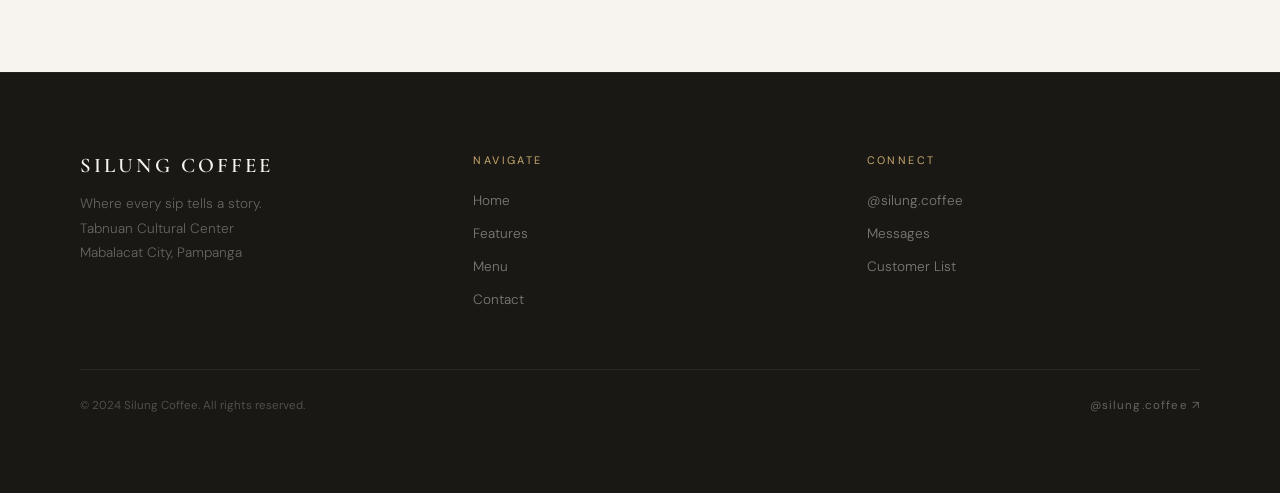
<file: sign-up.html>
<!DOCTYPE html>
<html lang="en">
<head>
  <meta charset="UTF-8"/>
  <meta name="viewport" content="width=device-width, initial-scale=1.0"/>
  <title>Sign Up — Silung Coffee</title>
  <link rel="stylesheet" href="style.css"/>
  <style>
    body { cursor: none; }
    .signup-body { padding: 80px; display: grid; grid-template-columns: 1fr 1fr; gap: 100px; align-items: start; }
    .signup-left { }
    .signup-heading { font-family: 'Cormorant Garamond', serif; font-size: clamp(2rem, 3.5vw, 3rem); font-weight: 300; line-height: 1.15; margin-bottom: 12px; }
    .signup-heading em { font-style: italic; color: var(--espresso); }
    .signup-sub { font-size: 0.9rem; color: var(--muted); font-weight: 300; line-height: 1.7; margin-bottom: 48px; }
    .form-row { display: grid; grid-template-columns: 1fr 1fr; gap: 20px; }
    .gender-label { font-size: 0.72rem; letter-spacing: 0.15em; text-transform: uppercase; color: var(--muted); margin-bottom: 12px; display: block; }
    .gender-opts { display: flex; gap: 24px; }
    .gender-opt { display: flex; align-items: center; gap: 8px; font-size: 0.88rem; color: var(--ink); cursor: pointer; }
    .gender-opt input[type="radio"] { accent-color: var(--gold); width: 16px; height: 16px; cursor: pointer; }
    .form-actions { display: flex; align-items: center; gap: 20px; margin-top: 8px; }
    .pw-toggle { font-size: 0.72rem; color: var(--muted); text-transform: uppercase; letter-spacing: 0.1em; cursor: pointer; background: none; border: none; font-family: 'DM Sans', sans-serif; transition: color 0.2s; }
    .pw-toggle:hover { color: var(--ink); }
    .signup-right { }
    .preview-box { background: var(--white); border: 1px solid var(--line); padding: 40px; min-height: 400px; }
    .preview-title { font-size: 0.7rem; letter-spacing: 0.22em; text-transform: uppercase; color: var(--gold); margin-bottom: 28px; }
    .preview-empty { font-size: 0.9rem; color: var(--muted); font-weight: 300; line-height: 1.7; }
    .preview-field { margin-bottom: 16px; padding-bottom: 16px; border-bottom: 1px solid var(--line); }
    .preview-field:last-child { border-bottom: none; margin-bottom: 0; padding-bottom: 0; }
    .preview-key { font-size: 0.68rem; letter-spacing: 0.15em; text-transform: uppercase; color: var(--muted); margin-bottom: 4px; }
    .preview-val { font-size: 0.95rem; font-weight: 400; color: var(--ink); }
    @media (max-width: 900px) {
      .signup-body { grid-template-columns: 1fr; padding: 60px 24px; gap: 60px; }
      .form-row { grid-template-columns: 1fr; }
    }
  </style>
</head>
<body>
<div class="cursor" id="cursor"></div>
<div class="cursor-ring" id="cursorRing"></div>

<nav id="nav">
  <a href="index.html" class="nav-logo">Silung Coffee</a>
  <button class="hamburger" id="burger">☰</button>
  <ul class="nav-links" id="navLinks">
    <li><a href="index.html">Home</a></li>
    <li><a href="feature.html">Features</a></li>
    <li><a href="product.html">Menu</a></li>
    <li><a href="contact.html">Contact</a></li>
    <li><a href="customer_list.html">Customers</a></li>
    <li><a href="customer_messages.html">Messages</a></li>
  </ul>
  <a href="sign-up.html" class="nav-cta active" style="background:var(--ink);color:var(--cream)">Sign Up</a>
</nav>

<div class="page-hero">
  <p class="page-hero-label">Join the Community</p>
  <h1>Create an <em>Account</em></h1>
  <p>Become a part of the Silung family.</p>
</div>

<div class="signup-body">
  <div class="signup-left reveal">
    <div class="section-label">Your Details</div>
    <h2 class="signup-heading">Welcome to <em>Silung</em></h2>
    <p class="signup-sub">Fill in your details below to create your account and enjoy exclusive member benefits.</p>

    <form id="signupForm" novalidate>
      <div class="form-row">
        <div class="form-field">
          <label>First Name *</label>
          <input type="text" id="firstName" required placeholder="First name">
        </div>
        <div class="form-field">
          <label>Last Name *</label>
          <input type="text" id="lastName" required placeholder="Last name">
        </div>
      </div>

      <div class="form-field">
        <span class="gender-label">Gender</span>
        <div class="gender-opts">
          <label class="gender-opt"><input type="radio" name="gender" value="Male" required> Male</label>
          <label class="gender-opt"><input type="radio" name="gender" value="Female"> Female</label>
          <label class="gender-opt"><input type="radio" name="gender" value="Other"> Other</label>
        </div>
      </div>

      <div class="form-field">
        <label>Address</label>
        <textarea id="address" rows="2" placeholder="Your address"></textarea>
      </div>

      <div class="form-row">
        <div class="form-field">
          <label>Contact Number</label>
          <input type="tel" id="contact" placeholder="+63 900 000 0000">
        </div>
        <div class="form-field">
          <label>Date of Birth</label>
          <input type="date" id="dob">
        </div>
      </div>

      <div class="form-field">
        <label>Email Address *</label>
        <input type="email" id="email" required placeholder="your@email.com">
      </div>

      <div class="form-field">
        <label>Username *</label>
        <input type="text" id="username" required placeholder="Choose a username">
      </div>

      <div class="form-field">
        <label>Password *</label>
        <input type="password" id="password" required placeholder="Create a password">
        <button type="button" class="pw-toggle" onclick="togglePw()">Show / Hide</button>
      </div>

      <div class="form-actions">
        <button type="submit" class="btn-primary">Create Account</button>
        <button type="reset" class="btn-ghost" id="resetBtn">Reset</button>
      </div>
    </form>
  </div>

  <div class="signup-right reveal reveal-delay-1">
    <div class="section-label">Preview</div>
    <div class="preview-box">
      <div class="preview-title">Submitted Information</div>
      <div id="previewArea">
        <p class="preview-empty">Your submitted information will appear here after you complete the form.</p>
      </div>
    </div>
  </div>
</div>

<div id="message-container"></div>

<footer>
  <div>
    <div class="footer-logo">Silung Coffee</div>
    <p class="footer-tagline">Where every sip tells a story.<br/>Tabnuan Cultural Center<br/>Mabalacat City, Pampanga</p>
  </div>
  <div>
    <div class="footer-col-title">Navigate</div>
    <ul class="footer-links">
      <li><a href="index.html">Home</a></li>
      <li><a href="feature.html">Features</a></li>
      <li><a href="product.html">Menu</a></li>
      <li><a href="contact.html">Contact</a></li>
    </ul>
  </div>
  <div>
    <div class="footer-col-title">Connect</div>
    <ul class="footer-links">
      <li><a href="#">@silung.coffee</a></li>
      <li><a href="customer_messages.html">Messages</a></li>
      <li><a href="customer_list.html">Customer List</a></li>
    </ul>
  </div>
  <div class="footer-bottom">
    <span class="footer-copy">© 2024 Silung Coffee. All rights reserved.</span>
    <a href="#" class="footer-ig">@silung.coffee ↗</a>
  </div>
</footer>

<script src="shared.js"></script>
<script>
function togglePw() {
  const p = document.getElementById('password');
  p.type = p.type === 'password' ? 'text' : 'password';
}

document.getElementById('signupForm').addEventListener('submit', function(e) {
  e.preventDefault();
  const f = this;
  const gender = document.querySelector('input[name="gender"]:checked');
  if (!f.firstName.value || !f.lastName.value || !f.email.value || !f.username.value || !f.password.value) {
    showMsg('Please fill in all required fields.', 'error'); return;
  }
  const fields = [
    ['First Name', f.firstName.value],
    ['Last Name', f.lastName.value],
    ['Gender', gender ? gender.value : '—'],
    ['Address', f.address.value || '—'],
    ['Contact', f.contact.value || '—'],
    ['Date of Birth', f.dob.value || '—'],
    ['Email', f.email.value],
    ['Username', f.username.value],
    ['Password', '••••••••']
  ];
  document.getElementById('previewArea').innerHTML = fields.map(([k,v]) =>
    `<div class="preview-field"><div class="preview-key">${k}</div><div class="preview-val">${v}</div></div>`
  ).join('');
  showMsg('Account created successfully! Welcome to Silung Coffee.', 'success');
  f.reset();
});
</script>
</body>
</html>
</file>
<file: style.css>
/* =====================================================
   SILUNG COFFEE — Design System
   Modern Minimal · Cream & Ink · Gold Accents
   ===================================================== */

@import url('https://fonts.googleapis.com/css2?family=Cormorant+Garamond:ital,wght@0,300;0,400;0,600;1,300;1,400&family=DM+Sans:wght@300;400;500&display=swap');

*, *::before, *::after { margin: 0; padding: 0; box-sizing: border-box; }

:root {
  --cream: #F7F4EF;
  --white: #FEFCF9;
  --ink: #1A1814;
  --espresso: #3B2A1A;
  --gold: #C8A96E;
  --gold-light: #E9CBA7;
  --muted: #9A9080;
  --line: rgba(26,24,20,0.12);
  --line-dark: rgba(247,244,239,0.1);
  --dark-bg: #1A1814;
  --dark-surface: #221F1A;
}

html { scroll-behavior: smooth; }

body {
  font-family: 'DM Sans', sans-serif;
  background: var(--cream);
  color: var(--ink);
  overflow-x: hidden;
}

/* ── CURSOR ── */
.cursor { position: fixed; width: 8px; height: 8px; background: var(--gold); border-radius: 50%; pointer-events: none; z-index: 9999; transform: translate(-50%,-50%); transition: transform 0.1s ease; }
.cursor-ring { position: fixed; width: 32px; height: 32px; border: 1px solid var(--ink); border-radius: 50%; pointer-events: none; z-index: 9998; transform: translate(-50%,-50%); transition: all 0.15s ease; opacity: 0.4; }

/* ── NAV ── */
nav {
  position: fixed;
  top: 0; left: 0; right: 0;
  z-index: 100;
  padding: 28px 60px;
  display: flex;
  align-items: center;
  justify-content: space-between;
  transition: background 0.4s ease, padding 0.4s ease;
}
nav.scrolled {
  background: rgba(247,244,239,0.95);
  backdrop-filter: blur(12px);
  padding: 18px 60px;
  border-bottom: 1px solid var(--line);
}
.nav-logo {
  font-family: 'Cormorant Garamond', serif;
  font-size: 1.2rem;
  font-weight: 600;
  letter-spacing: 0.15em;
  text-transform: uppercase;
  color: var(--ink);
  text-decoration: none;
}
.nav-links { display: flex; gap: 36px; list-style: none; align-items: center; }
.nav-links a {
  font-size: 0.75rem;
  letter-spacing: 0.12em;
  text-transform: uppercase;
  color: bisque;
  text-decoration: none;
  font-weight: 400;
  position: relative;
  opacity: 0.65;
  transition: opacity 0.2s;
}
.nav-links a::after { content: ''; position: absolute; bottom: -3px; left: 0; width: 0; height: 1px; background: var(--gold); transition: width 0.3s ease; }
.nav-links a:hover, .nav-links a.active { opacity: 1; }
.nav-links a:hover::after, .nav-links a.active::after { width: 100%; }
.nav-links a.active { color: var(--espresso); }
.nav-cta {
  font-size: 0.75rem;
  letter-spacing: 0.1em;
  text-transform: uppercase;
  color: var(--ink);
  text-decoration: none;
  border: 1px solid var(--ink);
  padding: 9px 22px;
  transition: all 0.3s ease;
}
.nav-cta:hover { background: var(--ink); color: var(--cream); }
.hamburger { display: none; font-size: 1.4rem; cursor: pointer; background: none; border: none; color: var(--ink); }

/* ── PAGE HERO ── */
.page-hero {
  padding: 180px 80px 100px;
  background: var(--dark-bg);
  position: relative;
  overflow: hidden;
}
.page-hero::before {
  content: '';
  position: absolute;
  inset: 0;
  background: radial-gradient(ellipse at 80% 50%, rgba(200,169,110,0.08) 0%, transparent 60%);
}
.page-hero-label {
  font-size: 0.7rem;
  letter-spacing: 0.3em;
  text-transform: uppercase;
  color: var(--gold);
  margin-bottom: 24px;
  display: flex;
  align-items: center;
  gap: 16px;
  opacity: 0;
  animation: fadeUp 0.8s ease 0.3s forwards;
}
.page-hero-label::before { content: ''; width: 30px; height: 1px; background: var(--gold); }
.page-hero h1 {
  font-family: 'Cormorant Garamond', serif;
  font-size: clamp(3rem, 6vw, 5.5rem);
  font-weight: 300;
  color: var(--cream);
  line-height: 1.05;
  opacity: 0;
  animation: fadeUp 0.9s ease 0.5s forwards;
}
.page-hero h1 em { font-style: italic; color: var(--gold); }
.page-hero p {
  font-size: 1rem;
  color: rgba(247,244,239,0.5);
  font-weight: 300;
  margin-top: 20px;
  opacity: 0;
  animation: fadeUp 0.9s ease 0.7s forwards;
}

/* ── SECTION LABEL ── */
.section-label {
  font-size: 0.7rem;
  letter-spacing: 0.3em;
  text-transform: uppercase;
  color: var(--gold);
  margin-bottom: 24px;
  display: flex;
  align-items: center;
  gap: 16px;
}
.section-label::before { content: ''; width: 30px; height: 1px; background: var(--gold); }

/* ── BUTTONS ── */
.btn-primary {
  background: var(--ink);
  color: var(--cream);
  text-decoration: none;
  font-size: 0.78rem;
  letter-spacing: 0.12em;
  text-transform: uppercase;
  padding: 15px 36px;
  display: inline-block;
  transition: all 0.3s ease;
  border: none;
  cursor: pointer;
  font-family: 'DM Sans', sans-serif;
  position: relative;
  overflow: hidden;
}
.btn-primary::before { content: ''; position: absolute; inset: 0; background: var(--gold); transform: translateX(-100%); transition: transform 0.4s ease; }
.btn-primary span, .btn-primary { position: relative; }
.btn-primary:hover::before { transform: translateX(0); }
.btn-primary:hover { color: var(--ink); }
.btn-outline {
  background: transparent;
  color: var(--ink);
  text-decoration: none;
  font-size: 0.78rem;
  letter-spacing: 0.12em;
  text-transform: uppercase;
  padding: 14px 34px;
  border: 1px solid var(--ink);
  display: inline-block;
  transition: all 0.3s ease;
  cursor: pointer;
  font-family: 'DM Sans', sans-serif;
}
.btn-outline:hover { background: var(--ink); color: var(--cream); }
.btn-ghost {
  background: none;
  border: none;
  font-size: 0.78rem;
  letter-spacing: 0.1em;
  text-transform: uppercase;
  color: var(--muted);
  cursor: pointer;
  font-family: 'DM Sans', sans-serif;
  transition: color 0.2s;
  text-decoration: none;
}
.btn-ghost:hover { color: var(--ink); }

/* ── MARQUEE ── */
.marquee-wrap {
  border-top: 1px solid var(--line);
  border-bottom: 1px solid var(--line);
  padding: 20px 0;
  overflow: hidden;
  background: var(--ink);
}
.marquee { display: flex; gap: 60px; animation: marquee 22s linear infinite; white-space: nowrap; }
.marquee-item { display: flex; align-items: center; gap: 20px; font-size: 0.72rem; letter-spacing: 0.2em; text-transform: uppercase; color: var(--cream); opacity: 0.6; }
.marquee-dot { width: 4px; height: 4px; background: var(--gold); border-radius: 50%; flex-shrink: 0; }

/* ── FORMS ── */
.form-field { margin-bottom: 28px; }
.form-field label {
  display: block;
  font-size: 0.72rem;
  letter-spacing: 0.15em;
  text-transform: uppercase;
  color: var(--muted);
  margin-bottom: 10px;
}
.form-field input,
.form-field select,
.form-field textarea {
  width: 100%;
  padding: 14px 16px;
  background: var(--white);
  border: 1px solid var(--line);
  color: var(--ink);
  font-family: 'DM Sans', sans-serif;
  font-size: 0.95rem;
  font-weight: 300;
  outline: none;
  transition: border-color 0.3s ease;
  border-radius: 0;
}
.form-field input:focus,
.form-field select:focus,
.form-field textarea:focus { border-color: var(--gold); }
.form-field textarea { resize: vertical; min-height: 120px; }
.form-field select { cursor: pointer; }

/* ── TABLE ── */
.data-table-wrap { overflow-x: auto; }
.data-table { width: 100%; border-collapse: collapse; }
.data-table th {
  font-size: 0.68rem;
  letter-spacing: 0.2em;
  text-transform: uppercase;
  color: var(--muted);
  padding: 16px 20px;
  text-align: left;
  border-bottom: 1px solid var(--line);
  font-weight: 400;
}
.data-table td {
  padding: 18px 20px;
  font-size: 0.9rem;
  font-weight: 300;
  border-bottom: 1px solid var(--line);
  color: var(--ink);
}
.data-table tr:hover td { background: rgba(200,169,110,0.05); }
.data-table tr.new-row td { background: rgba(200,169,110,0.06); }

/* Status badges */
.badge {
  font-size: 0.65rem;
  letter-spacing: 0.12em;
  text-transform: uppercase;
  padding: 4px 10px;
  border: 1px solid currentColor;
}
.badge-new { color: var(--gold); border-color: var(--gold); }
.badge-read { color: var(--muted); border-color: var(--muted); }

/* ── MESSAGE BOX ── */
#message-container { position: fixed; bottom: 40px; right: 40px; z-index: 9000; display: flex; flex-direction: column; gap: 12px; }
.message-box {
  padding: 16px 24px;
  font-size: 0.85rem;
  font-weight: 400;
  background: var(--ink);
  color: var(--cream);
  opacity: 0;
  transform: translateY(10px);
  transition: opacity 0.3s ease, transform 0.3s ease;
  max-width: 380px;
  border-left: 3px solid var(--gold);
}
.message-box.show { opacity: 1; transform: translateY(0); }
.message-box.error { border-left-color: #c0392b; }
.message-box.success { border-left-color: var(--gold); }

/* ── FOOTER ── */
footer {
  background: var(--ink);
  padding: 80px;
  display: grid;
  grid-template-columns: 1fr 1fr 1fr;
  gap: 60px;
  align-items: start;
  border-top: 1px solid rgba(255,255,255,0.04);
}
.footer-logo {
  font-family: 'Cormorant Garamond', serif;
  font-size: 1.3rem;
  font-weight: 600;
  letter-spacing: 0.15em;
  text-transform: uppercase;
  color: var(--cream);
  margin-bottom: 14px;
}
.footer-tagline { font-size: 0.85rem; color: rgba(247,244,239,0.35); line-height: 1.8; font-weight: 300; }
.footer-col-title { font-size: 0.68rem; letter-spacing: 0.22em; text-transform: uppercase; color: var(--gold); margin-bottom: 22px; }
.footer-links { list-style: none; display: flex; flex-direction: column; gap: 12px; }
.footer-links a { font-size: 0.85rem; color: rgba(247,244,239,0.45); text-decoration: none; transition: color 0.2s; font-weight: 300; }
.footer-links a:hover { color: var(--cream); }
.footer-bottom { grid-column: 1/-1; border-top: 1px solid rgba(247,244,239,0.07); padding-top: 28px; display: flex; justify-content: space-between; align-items: center; }
.footer-copy { font-size: 0.72rem; color: rgba(247,244,239,0.25); }
.footer-ig { font-size: 0.72rem; letter-spacing: 0.1em; color: rgba(247,244,239,0.35); text-decoration: none; transition: color 0.2s; }
.footer-ig:hover { color: var(--gold); }

/* ── ANIMATIONS ── */
@keyframes fadeUp { from { opacity: 0; transform: translateY(24px); } to { opacity: 1; transform: translateY(0); } }
@keyframes fadeIn { from { opacity: 0; } to { opacity: 1; } }
@keyframes marquee { from { transform: translateX(0); } to { transform: translateX(-50%); } }
@keyframes lineSlide { 0% { left: -100%; } 100% { left: 100%; } }

.reveal { opacity: 0; transform: translateY(28px); transition: opacity 0.8s ease, transform 0.8s ease; }
.reveal.visible { opacity: 1; transform: translateY(0); }
.reveal-delay-1 { transition-delay: 0.12s; }
.reveal-delay-2 { transition-delay: 0.24s; }
.reveal-delay-3 { transition-delay: 0.36s; }

/* ── SHARED UTILS ── */
.container { max-width: 1280px; margin: 0 auto; padding: 0 80px; }
.section-pad { padding: 120px 80px; }
.gold-text { color: var(--gold); }
.serif { font-family: 'Cormorant Garamond', serif; }

/* ── MOBILE ── */
@media (max-width: 900px) {
  nav { padding: 20px 24px; }
  nav.scrolled { padding: 14px 24px; }
  .nav-links { display: none; flex-direction: column; position: absolute; top: 100%; left: 0; right: 0; background: var(--cream); padding: 24px; gap: 20px; border-bottom: 1px solid var(--line); }
  .nav-links.open { display: flex; }
  .hamburger { display: block; }
  .page-hero { padding: 140px 24px 80px; }
  .section-pad { padding: 80px 24px; }
  footer { grid-template-columns: 1fr; padding: 60px 24px; }
  #message-container { right: 16px; left: 16px; bottom: 24px; }
}
</file>
